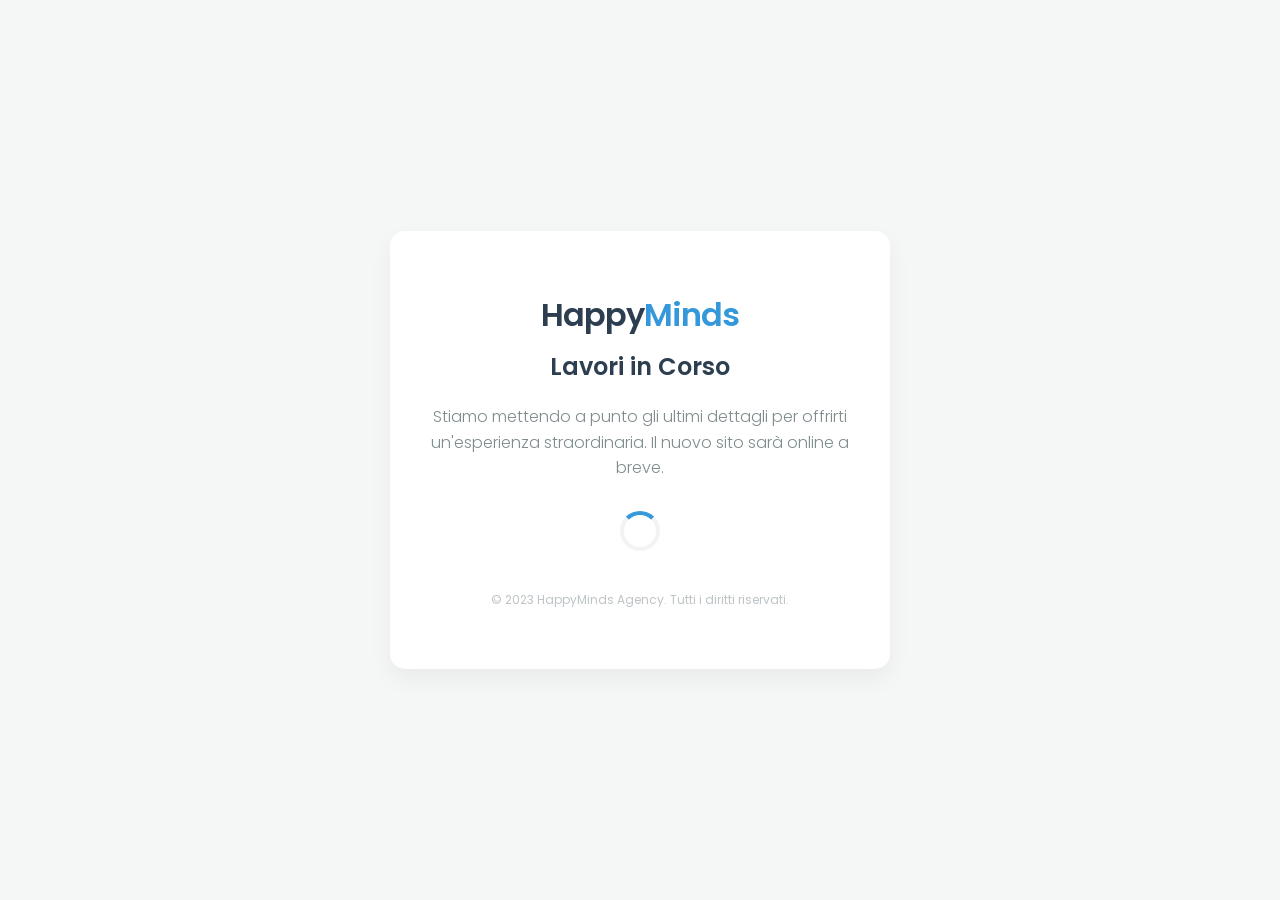
<file: index.html>
﻿<!DOCTYPE html>
<html lang="it">
<head>
    <meta charset="UTF-8">
    <meta name="viewport" content="width=device-width, initial-scale=1.0">
    <title>HappyMinds - Sito in Arrivo</title>
    
    <link rel="preconnect" href="https://fonts.googleapis.com">
    <link rel="preconnect" href="https://fonts.gstatic.com" crossorigin>
    <link href="https://fonts.googleapis.com/css2?family=Poppins:wght@300;600&display=swap" rel="stylesheet">

    <style>
        /* RESET CSS di base per evitare margini strani */
        * {
            margin: 0;
            padding: 0;
            box-sizing: border-box;
        }

        body {
            font-family: 'Poppins', sans-serif;
            background-color: #f4f7f6; /* Un grigio chiarissimo, molto pulito */
            color: #333;
            display: flex;
            justify-content: center;
            align-items: center;
            height: 100vh; /* Occupa tutta l'altezza dello schermo */
            text-align: center;
            padding: 20px;
        }

        .container {
            background-color: #fff;
            padding: 60px 40px;
            border-radius: 15px;
            box-shadow: 0 10px 25px rgba(0,0,0,0.05); /* Un'ombra leggera ed elegante */
            max-width: 500px;
            width: 100%;
        }

        .logo {
            font-size: 32px;
            font-weight: 600;
            color: #2c3e50; /* Un blu scuro professionale */
            margin-bottom: 10px;
            letter-spacing: -1px;
        }

        .logo span {
            color: #3498db; /* Un tocco di azzurro per "Minds" */
        }

        h1 {
            font-size: 24px;
            font-weight: 600;
            margin-bottom: 20px;
            color: #2c3e50;
        }

        p {
            font-size: 16px;
            font-weight: 300;
            color: #7f8c8d; /* Grigio per il testo secondario */
            line-height: 1.6;
            margin-bottom: 30px;
        }

        .loader {
            border: 4px solid #f3f3f3;
            border-top: 4px solid #3498db;
            border-radius: 50%;
            width: 40px;
            height: 40px;
            animation: spin 1s linear infinite;
            margin: 0 auto; /* Centra il loader */
        }

        @keyframes spin {
            0% { transform: rotate(0deg); }
            100% { transform: rotate(360deg); }
        }

        .footer {
            margin-top: 40px;
            font-size: 12px;
            color: #bdc3c7;
        }
    </style>
</head>
<body>

    <div class="container">
        <div class="logo">Happy<span>Minds</span></div>
        
        <h1>Lavori in Corso</h1>
        
        <p>Stiamo mettendo a punto gli ultimi dettagli per offrirti un'esperienza straordinaria. Il nuovo sito sarà online a breve.</p>
        
        <div class="loader"></div>

        <div class="footer">
            &copy; 2023 HappyMinds Agency. Tutti i diritti riservati.
        </div>
    </div>

</body>
</html>
</file>
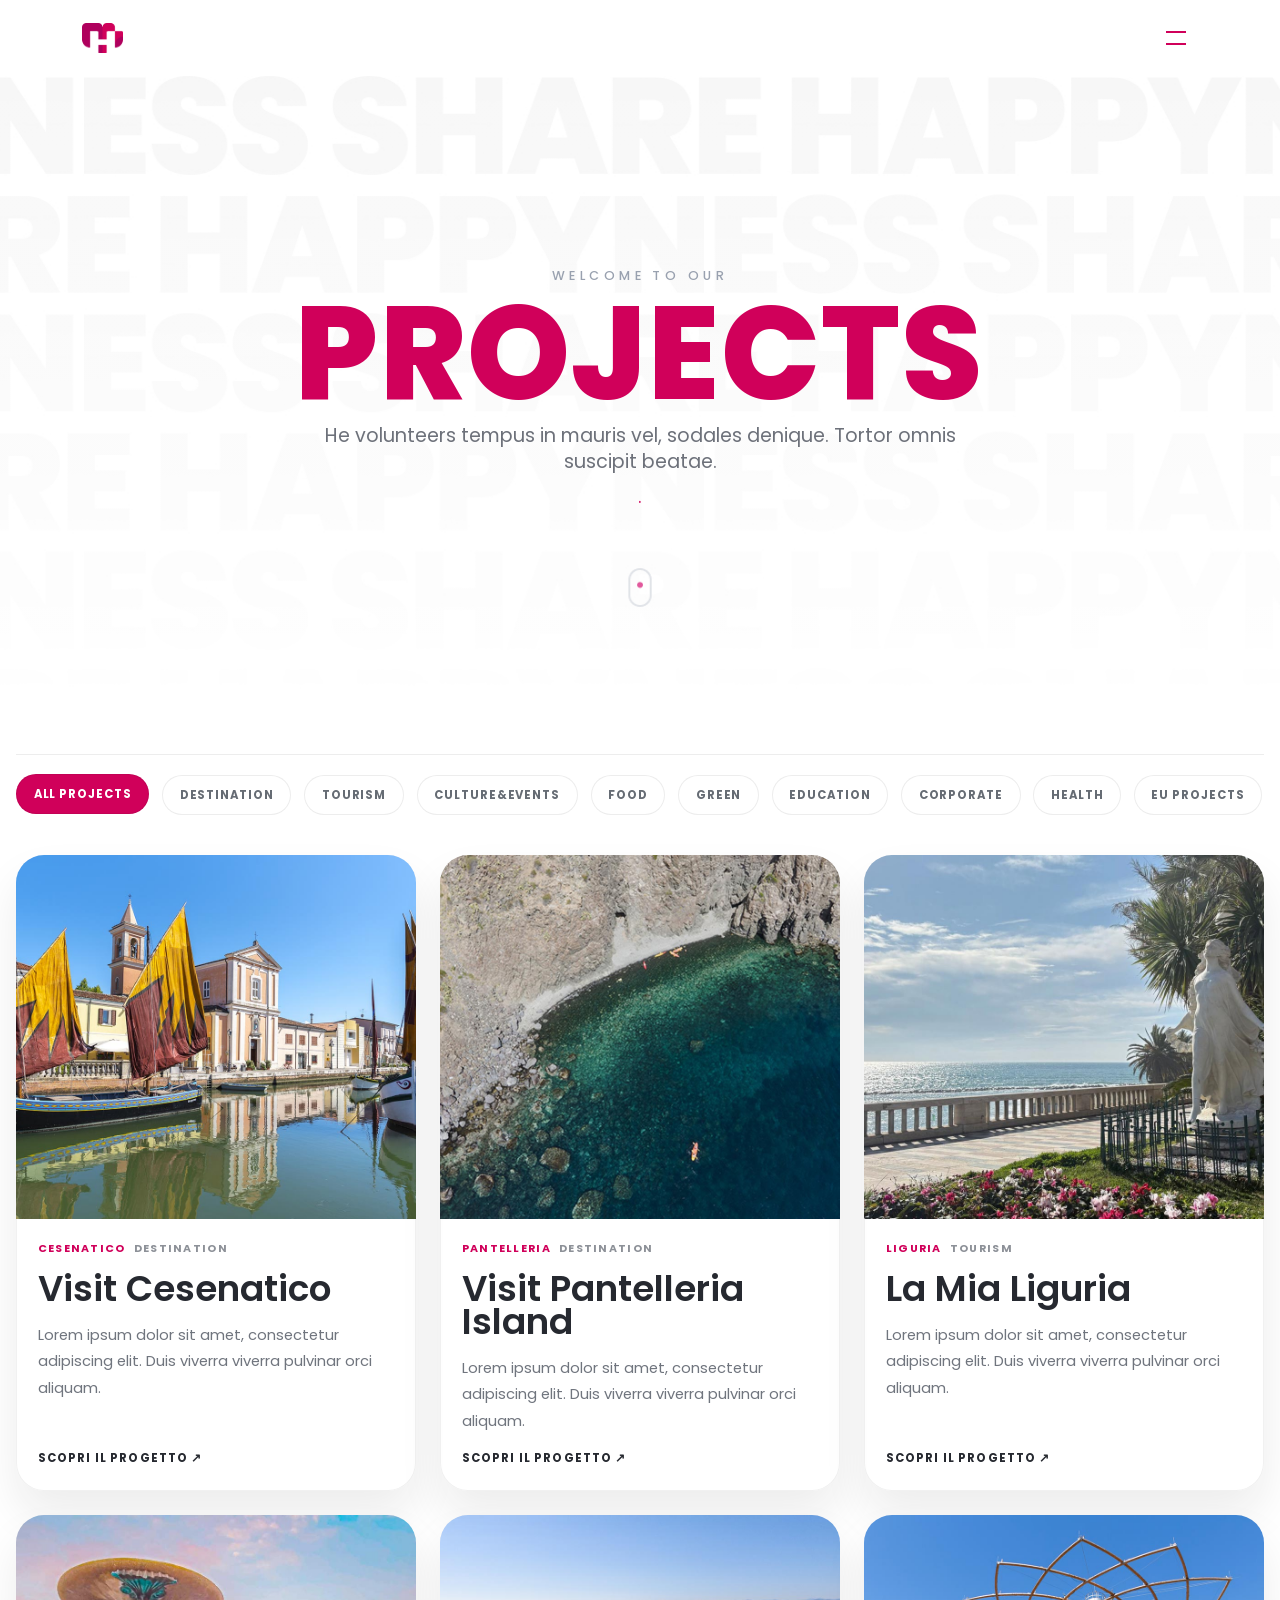
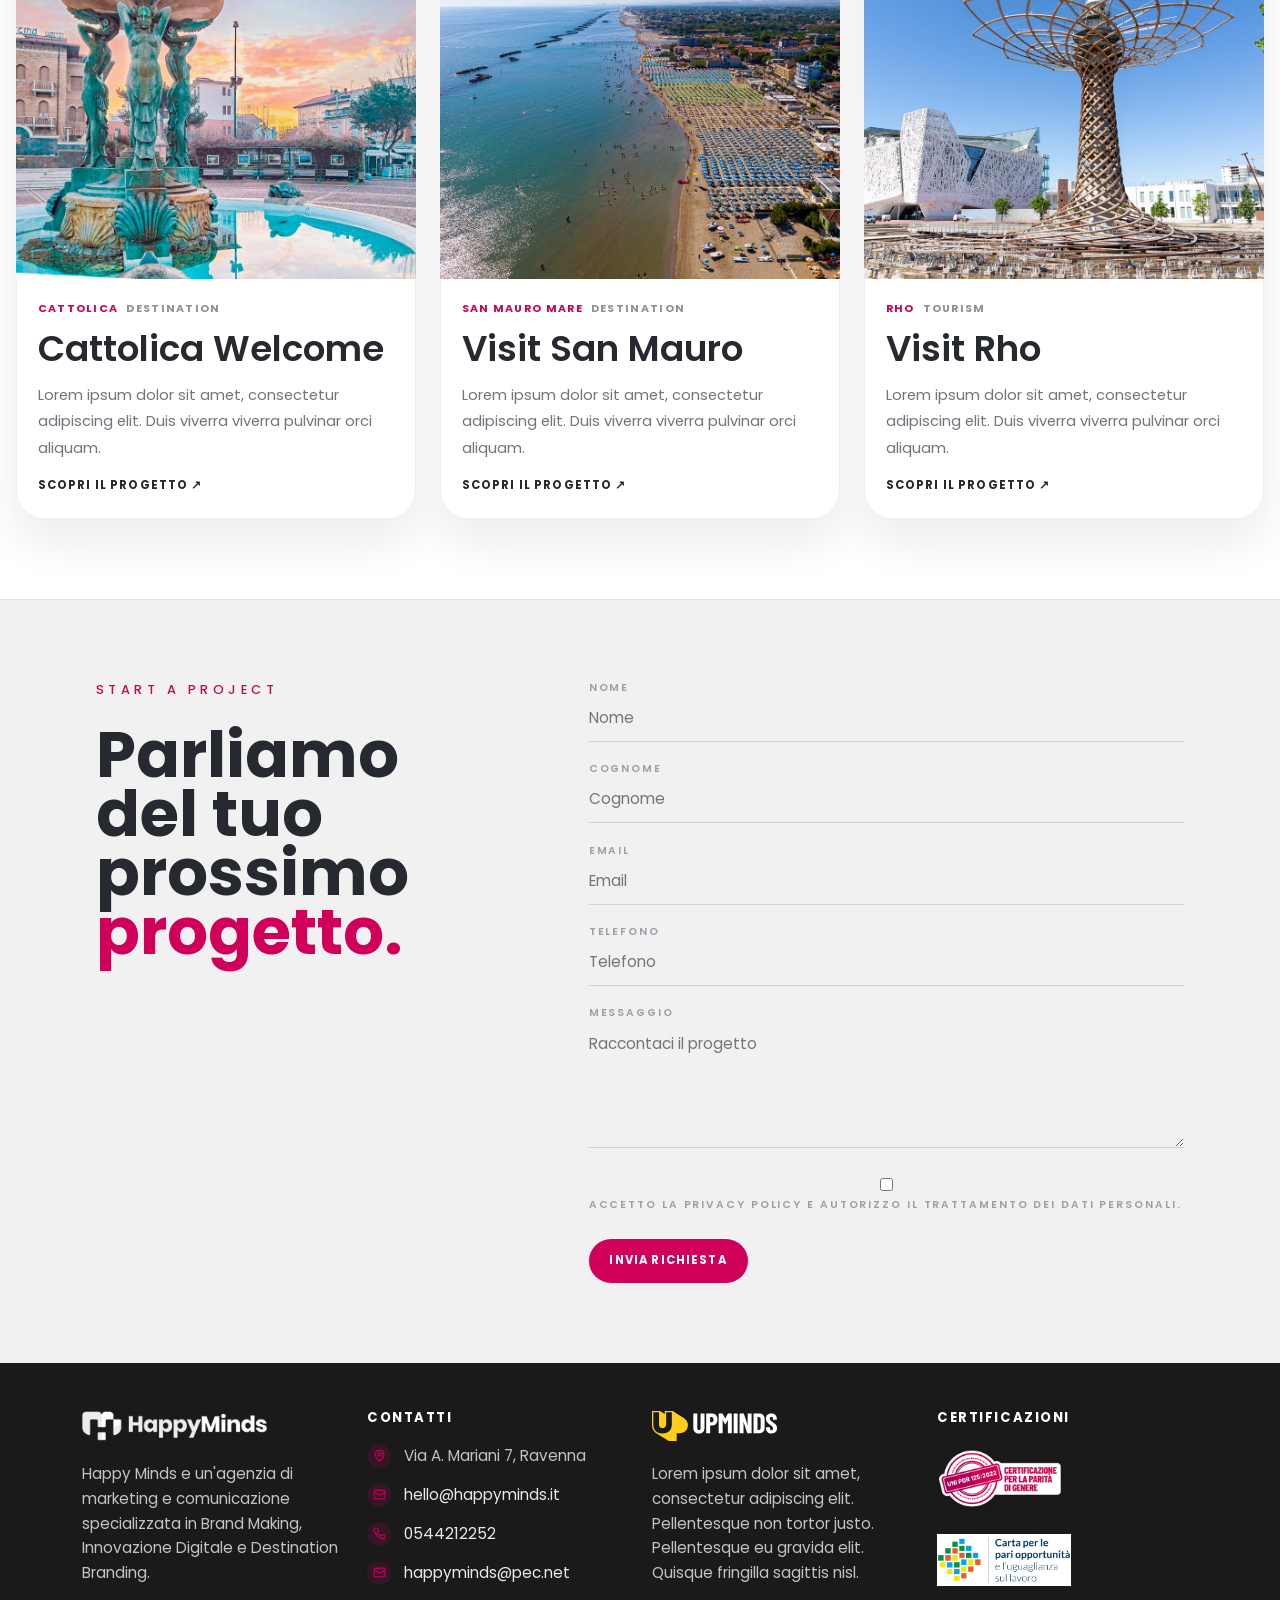
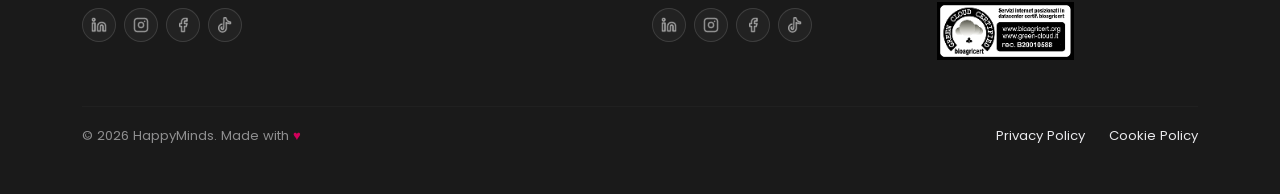
<file: projects.html>
<!doctype html>
<html lang="it">
<head>
  <meta charset="utf-8">
  <meta name="viewport" content="width=device-width, initial-scale=1">
  <meta name="robots" content="noindex, nofollow">
  <title>HappyMinds - Projects</title>
  <link href="https://cdn.jsdelivr.net/npm/bootstrap@5.3.3/dist/css/bootstrap.min.css" rel="stylesheet">
  <link rel="stylesheet" href="assets/css/variables.css">
  <link rel="stylesheet" href="assets/css/layout.css">
  <link rel="preconnect" href="https://fonts.googleapis.com">
  <link rel="preconnect" href="https://fonts.gstatic.com" crossorigin>
  <link href="https://fonts.googleapis.com/css2?family=Barlow+Condensed:wght@600;700;800&family=Cormorant+Garamond:wght@400;500;600;700&family=Poppins:wght@400;500;600;700;800&display=swap" rel="stylesheet">
  <style>
    :root {
      --magenta: #d0005a;
      --paper: #f6f3ee;
      --paper-strong: #efeae2;
      --text: #262930;
      --muted: #70757e;
      --line: rgba(26, 26, 26, 0.08);
      --serif: "Cormorant Garamond", serif;
    }

    body {
      margin: 0;
      font-family: "Poppins", sans-serif;
      color: var(--text);
      overflow-x: hidden;
    }

    .container-xl {
      max-width: 1160px;
    }

    .projects-page {
      width: 100%;
      margin: 0;
      background: transparent;
      box-shadow: none;
      overflow: clip;
    }

    .projects-shell {
      position: relative;
    }

    .projects-shell::before {
      display: none;
    }

    .projects-container {
      width: min(100% - 32px, 1600px);
      margin-inline: auto;
      position: relative;
      z-index: 1;
    }

    .hero {
      position: relative;
      min-height: 620px;
      background:
        linear-gradient(180deg, rgba(255,255,255,.2) 0%, rgba(255,255,255,.38) 100%),
        url("assets/img/background testata agency.jpg") center center / cover no-repeat;
      display: flex;
      align-items: center;
      overflow: hidden;
      isolation: isolate;
    }

    .hero-copy {
      text-align: center;
      width: 100%;
    }

    .hero-copy .kicker {
      color: #99A1AF;
      margin-bottom: .55rem;
    }

    .hero-copy h1 {
      color: var(--magenta);
      font-weight: 800;
      letter-spacing: .01em;
      text-transform: uppercase;
      margin: 0;
      line-height: .9;
      font-size: clamp(4rem, 11vw, 8.2rem);
    }

    .hero-copy .sub {
      margin: .7rem auto 0;
      color: #6d717a;
      font-size: 1.2rem;
      max-width: 50vw;
      line-height: 1.35;
    }

    .hero-mark {
      color: var(--magenta);
      font-size: 1.15rem;
      margin-top: .8rem;
      line-height: 1;
    }

    .projects-filters-section {
      padding: 58px 0 2.5rem;
    }

    .filter-bar {
      display: flex;
      flex-wrap: wrap;
      gap: 0.8rem;
      padding-top: 1.25rem;
      border-top: 1px solid var(--line);
    }

    .filter-chip {
      border: 0;
      border-radius: 999px;
      background: #fff;
      color: #666c74;
      box-shadow: inset 0 0 0 1px rgba(26, 26, 26, 0.08);
      padding: 0.72rem 1.1rem;
      font-size: 0.72rem;
      font-weight: 700;
      letter-spacing: 0.08em;
      text-transform: uppercase;
      transition: background-color 0.2s ease, color 0.2s ease, transform 0.2s ease;
    }

    .filter-chip:hover,
    .filter-chip.is-active {
      background: var(--magenta);
      color: #fff;
      transform: translateY(-1px);
    }

    .projects-grid-section {
      padding-bottom: 5rem;
    }

    .projects-grid {
      display: grid;
      grid-template-columns: repeat(3, minmax(0, 1fr));
      gap: 1.5rem;
    }

    .project-card {
      display: flex;
      flex-direction: column;
      min-height: 100%;
      border-radius: 28px;
      overflow: hidden;
      background: rgba(255, 255, 255, 0.78);
      box-shadow: inset 0 0 0 1px rgba(26, 26, 26, 0.06), 0 24px 44px rgba(25, 25, 25, 0.08);
      transition: transform 0.24s ease, box-shadow 0.24s ease;
    }

    .project-card:hover {
      transform: translateY(-6px);
      box-shadow: inset 0 0 0 1px rgba(26, 26, 26, 0.06), 0 30px 56px rgba(25, 25, 25, 0.11);
    }

    .project-media {
      aspect-ratio: 1.1;
      background: #ddd;
      overflow: hidden;
    }

    .project-media img {
      width: 100%;
      height: 100%;
      object-fit: cover;
      display: block;
    }

    .project-body {
      display: flex;
      flex: 1 1 auto;
      flex-direction: column;
      gap: 1rem;
      padding: 1.35rem 1.35rem 1.5rem;
    }

    .project-meta {
      display: flex;
      flex-wrap: wrap;
      gap: 0.5rem;
      font-size: 0.68rem;
      letter-spacing: 0.12em;
      text-transform: uppercase;
      font-weight: 700;
    }

    .project-client {
      color: var(--magenta);
    }

    .project-category {
      color: #8d9198;
    }

    .project-name {
      margin: 0;
      font-size: clamp(2rem, 2.8vw, 2.7rem);
      line-height: 0.92;
      font-weight: 600;
    }

    .project-name a {
      color: inherit;
      text-decoration: none;
    }

    .project-name a:hover {
      color: var(--magenta);
    }

    .project-text {
      margin: 0;
      color: var(--muted);
      font-size: 0.92rem;
      line-height: 1.8;
    }

    .project-link {
      margin-top: auto;
      color: var(--text);
      text-decoration: none;
      font-size: 0.72rem;
      font-weight: 700;
      letter-spacing: 0.1em;
      text-transform: uppercase;
    }

    .project-link:hover {
      color: var(--magenta);
    }

    .project-card.is-hidden {
      display: none;
    }

    .projects-contact {
      padding: 5rem;
      background: rgba(233, 233, 233, 0.62);
      border-top: 1px solid var(--line);
    }

    .contact-grid {
      display: grid;
      grid-template-columns: minmax(220px, 0.72fr) minmax(0, 1fr);
      gap: clamp(2rem, 5vw, 6rem);
      align-items: start;
    }

    .contact-copy .hero-kicker {
      margin-bottom: 1.15rem;
    }

    .contact-copy h2 {
      margin: 0;
      font-size: clamp(3rem, 5vw, 4.9rem);
      line-height: 0.92;
      font-weight: 700;
      max-width: 8ch;
      margin-top: 3vh
    }

    .contact-copy h2 span {
      color: var(--magenta);
    }

    .contact-form {
      display: grid;
      gap: 1.2rem;
    }

    .contact-form label {
      display: block;
      font-size: 0.66rem;
      text-transform: uppercase;
      letter-spacing: 0.18em;
      color: #9a9fa8;
      margin-bottom: 0.45rem;
      font-weight: 600;
    }

    .contact-form input,
    .contact-form textarea {
      width: 100%;
      border: 0;
      border-bottom: 1px solid rgba(26, 26, 26, 0.14);
      background: transparent;
      padding: 0.2rem 0 0.75rem;
      color: var(--text);
      font-size: 0.96rem;
      outline: none;
      border-radius: 0;
    }

    .contact-form textarea {
      min-height: 120px;
      resize: vertical;
    }

    .contact-consent {
      display: flex;
      align-items: flex-start;
      gap: 0.7rem;
      font-size: 0.82rem;
      color: var(--muted);
      line-height: 1.55;
    }

    .contact-consent input {
      margin-top: 0.22rem;
      accent-color: var(--magenta);
    }

    .contact-form button {
      justify-self: start;
      border: 0;
      border-radius: 999px;
      background: var(--magenta);
      color: #fff;
      padding: 0.82rem 1.3rem;
      font-size: 0.72rem;
      letter-spacing: 0.1em;
      text-transform: uppercase;
      font-weight: 700;
    }

    .projects-footer-wrap {
      border-top: 1px solid var(--line);
    }

    @media (max-width: 1199px) {
      .projects-container {
        width: min(100% - 40px, 1160px);
      }

      .projects-grid {
        grid-template-columns: repeat(2, minmax(0, 1fr));
      }
    }

    @media (max-width: 991px) {
      .contact-grid {
        grid-template-columns: 1fr;
      }

      .hero-copy .sub {
        max-width: 76vw;
      }
    }

    @media (max-width: 767px) {
      .projects-container {
        width: min(100% - 24px, 1160px);
      }

      .hero {
        min-height: 520px;
      }

      .projects-grid {
        grid-template-columns: 1fr;
      }

      .hero-copy .sub {
        max-width: 88vw;
        font-size: 1.02rem;
      }

      .filter-bar {
        gap: 0.6rem;
      }

      .filter-chip {
        padding-inline: 0.95rem;
      }
    }
  </style>
</head>
<body>
  <div class="projects-page">
    <div class="projects-shell">
      <nav class="navbar navbar-agency navbar-agency--inner py-3">
        <div class="container d-flex justify-content-between align-items-center">
    <a class="navbar-brand" href="home-felice.html" aria-label="HappyMinds home">
            <img class="navbar-logo" src="assets/img/logo menu dark.png" alt="HappyMinds logo">
          </a>
          <button class="menu-toggle" type="button" aria-label="Open menu" data-overlay-open>
            <span class="menu-lines" aria-hidden="true"></span>
          </button>
        </div>
      </nav>

      <div class="agency-overlay" id="agencyOverlay" aria-hidden="true">
        <img class="overlay-watermark" src="assets/img/logo menu light.png" alt="" aria-hidden="true">
        <button class="overlay-close" type="button" aria-label="Close menu" data-overlay-close>&times;</button>
        <div class="container overlay-content d-flex flex-column">
          <div class="row g-4 flex-grow-1 align-items-center">
            <div class="col-md-6 d-flex flex-column justify-content-center">
              <ul class="overlay-nav">
                <li><a href="agency.html" data-overlay-link>Agency</a></li>
                <li><a href="#services" data-overlay-link>Services</a></li>
                <li><a href="projects.html" data-overlay-link>Projects</a></li>
                <li><a href="#flamingo-talks" data-overlay-link>Flamingo Talks</a></li>
                <li><a href="#contact" data-overlay-link>Contact Us</a></li>
              </ul>
            </div>
            <div class="col-md-6 d-flex flex-column justify-content-center gap-3">
              <div class="overlay-box">Manifesto</div>
              <div class="overlay-box">Happy<br>Destination</div>
              <div class="overlay-box">Lorem Ipsum</div>
            </div>
          </div>
          <div class="overlay-footer-note">Spreading Happiness</div>
        </div>
      </div>

      <header class="hero">
        <div class="container-xl">
          <div class="hero-copy">
            <p class="kicker">Welcome to our</p>
            <h1>Projects</h1>
            <p class="sub">
              He volunteers tempus in mauris vel, sodales denique. Tortor omnis suscipit beatae.
            </p>
            <div class="hero-mark">.</div>
          </div>
        </div>
      </header>

      <section class="projects-filters-section">
        <div class="projects-container">
          <div class="filter-bar" role="tablist" aria-label="Filtri progetto">
            <button class="filter-chip is-active" type="button" data-filter="all">All Projects</button>
            <button class="filter-chip" type="button" data-filter="destination">Destination</button>
            <button class="filter-chip" type="button" data-filter="tourism">Tourism</button>
            <button class="filter-chip" type="button" data-filter="culture-events">Culture&amp;Events</button>
            <button class="filter-chip" type="button" data-filter="food">Food</button>
            <button class="filter-chip" type="button" data-filter="green">Green</button>
            <button class="filter-chip" type="button" data-filter="education">Education</button>
            <button class="filter-chip" type="button" data-filter="corporate">Corporate</button>
            <button class="filter-chip" type="button" data-filter="health">Health</button>
            <button class="filter-chip" type="button" data-filter="eu-projects">EU Projects</button>
          </div>
        </div>
      </section>

      <section class="projects-grid-section">
        <div class="projects-container">
          <div class="projects-grid" id="projectsGrid">
            <article class="project-card" data-category="destination">
              <div class="project-media">
                <img src="assets/img/cesenatico home.jpg" alt="Visit Cesenatico">
              </div>
              <div class="project-body">
                <div class="project-meta">
                  <span class="project-client">Cesenatico</span>
                  <span class="project-category">Destination</span>
                </div>
                <h2 class="project-name"><a href="project-detail.html">Visit Cesenatico</a></h2>
                <p class="project-text">Lorem ipsum dolor sit amet, consectetur adipiscing elit. Duis viverra viverra pulvinar orci aliquam.</p>
                <a class="project-link" href="project-detail.html">Scopri il progetto &#8599;</a>
              </div>
            </article>

            <article class="project-card" data-category="destination">
              <div class="project-media">
                <img src="assets/img/pantelleria home.jpg" alt="Visit Pantelleria Island">
              </div>
              <div class="project-body">
                <div class="project-meta">
                  <span class="project-client">Pantelleria</span>
                  <span class="project-category">Destination</span>
                </div>
                <h2 class="project-name"><a href="project-detail.html">Visit Pantelleria Island</a></h2>
                <p class="project-text">Lorem ipsum dolor sit amet, consectetur adipiscing elit. Duis viverra viverra pulvinar orci aliquam.</p>
                <a class="project-link" href="project-detail.html">Scopri il progetto &#8599;</a>
              </div>
            </article>

            <article class="project-card" data-category="tourism">
              <div class="project-media">
                <img src="assets/img/liguria home.jpg" alt="La Mia Liguria">
              </div>
              <div class="project-body">
                <div class="project-meta">
                  <span class="project-client">Liguria</span>
                  <span class="project-category">Tourism</span>
                </div>
                <h2 class="project-name"><a href="project-detail.html">La Mia Liguria</a></h2>
                <p class="project-text">Lorem ipsum dolor sit amet, consectetur adipiscing elit. Duis viverra viverra pulvinar orci aliquam.</p>
                <a class="project-link" href="project-detail.html">Scopri il progetto &#8599;</a>
              </div>
            </article>

            <article class="project-card" data-category="destination">
              <div class="project-media">
                <img src="assets/img/cattolica home.jpg" alt="Cattolica Welcome">
              </div>
              <div class="project-body">
                <div class="project-meta">
                  <span class="project-client">Cattolica</span>
                  <span class="project-category">Destination</span>
                </div>
                <h2 class="project-name"><a href="project-detail.html">Cattolica Welcome</a></h2>
                <p class="project-text">Lorem ipsum dolor sit amet, consectetur adipiscing elit. Duis viverra viverra pulvinar orci aliquam.</p>
                <a class="project-link" href="project-detail.html">Scopri il progetto &#8599;</a>
              </div>
            </article>

            <article class="project-card" data-category="destination">
              <div class="project-media">
                <img src="assets/img/san mauro home.jpg" alt="Visit San Mauro">
              </div>
              <div class="project-body">
                <div class="project-meta">
                  <span class="project-client">San Mauro Mare</span>
                  <span class="project-category">Destination</span>
                </div>
                <h2 class="project-name"><a href="project-detail.html">Visit San Mauro</a></h2>
                <p class="project-text">Lorem ipsum dolor sit amet, consectetur adipiscing elit. Duis viverra viverra pulvinar orci aliquam.</p>
                <a class="project-link" href="project-detail.html">Scopri il progetto &#8599;</a>
              </div>
            </article>

            <article class="project-card" data-category="tourism">
              <div class="project-media">
                <img src="assets/img/rho home.jpg" alt="Visit Rho">
              </div>
              <div class="project-body">
                <div class="project-meta">
                  <span class="project-client">Rho</span>
                  <span class="project-category">Tourism</span>
                </div>
                <h2 class="project-name"><a href="project-detail.html">Visit Rho</a></h2>
                <p class="project-text">Lorem ipsum dolor sit amet, consectetur adipiscing elit. Duis viverra viverra pulvinar orci aliquam.</p>
                <a class="project-link" href="project-detail.html">Scopri il progetto &#8599;</a>
              </div>
            </article>
          </div>
        </div>
      </section>

      <section class="projects-contact" id="contact">
        <div class="projects-container">
          <div class="contact-grid">
            <div class="contact-copy">
              <div class="kicker">Start a Project</div>
              <h2>Parliamo del tuo prossimo <span>progetto.</span></h2>
            </div>

            <form class="contact-form">
              <div>
                <label for="name">Nome</label>
                <input id="name" type="text" placeholder="Nome">
              </div>
              <div>
                <label for="surname">Cognome</label>
                <input id="surname" type="text" placeholder="Cognome">
              </div>
              <div>
                <label for="email">Email</label>
                <input id="email" type="email" placeholder="Email">
              </div>
              <div>
                <label for="phone">Telefono</label>
                <input id="phone" type="tel" placeholder="Telefono">
              </div>
              <div>
                <label for="message">Messaggio</label>
                <textarea id="message" placeholder="Raccontaci il progetto"></textarea>
              </div>
              <label class="contact-consent" for="policy">
                <input id="policy" type="checkbox">
                <span>Accetto la privacy policy e autorizzo il trattamento dei dati personali.</span>
              </label>
              <button type="submit">Invia richiesta</button>
            </form>
          </div>
        </div>
      </section>

      <!-- Global Footer Component -->
<!-- Bootstrap 5.3 required -->
<footer class="footer-agency py-5" id="contact">
  <div class="container">
    <div class="row g-4">
      <div class="col-md-6 col-lg-3">
        <img class="footer-logo" src="assets/img/happy-minds-logo-orizzontale-bianco footer.png" alt="HappyMinds">
        <p class="footer-copy">Happy Minds e un'agenzia di marketing e comunicazione specializzata in Brand Making, Innovazione Digitale e Destination Branding.</p>
        <div class="d-flex gap-2">
          <a class="social-icon" href="#" aria-label="LinkedIn"><img src="assets/img/linkedin.png" alt=""></a>
          <a class="social-icon" href="#" aria-label="Instagram"><img src="assets/img/instagram.png" alt=""></a>
          <a class="social-icon" href="#" aria-label="Facebook"><img src="assets/img/facebook.png" alt=""></a>
          <a class="social-icon" href="#" aria-label="TikTok"><img src="assets/img/tiktok.png" alt=""></a>
        </div>
      </div>

      <div class="col-md-6 col-lg-3">
        <h6 class="footer-title">Contatti</h6>
        <ul class="footer-contact-list">
          <li><span class="footer-contact-link"><span class="footer-contact-icon"><img src="assets/img/indirizzo.png" alt=""></span><span>Via A. Mariani 7, Ravenna</span></span></li>
          <li><a class="footer-contact-link" href="mailto:hello@happyminds.it"><span class="footer-contact-icon"><img src="assets/img/mail.png" alt=""></span><span>hello@happyminds.it</span></a></li>
          <li><a class="footer-contact-link" href="tel:+390544212252"><span class="footer-contact-icon"><img src="assets/img/telefono.png" alt=""></span><span>0544212252</span></a></li>
          <li><a class="footer-contact-link" href="mailto:happyminds@pec.net"><span class="footer-contact-icon"><img src="assets/img/mail.png" alt=""></span><span>happyminds@pec.net</span></a></li>
        </ul>
      </div>

      <div class="col-md-6 col-lg-3">
        <img class="footer-logo" src="assets/img/logo upminds.svg" alt="HappyMinds">
        <p class="footer-copy">Lorem ipsum dolor sit amet, consectetur adipiscing elit. Pellentesque non tortor justo. Pellentesque eu gravida elit. Quisque fringilla sagittis nisl. </p>
        <div class="d-flex gap-2">
          <a class="social-icon" href="#" aria-label="LinkedIn"><img src="assets/img/linkedin.png" alt=""></a>
          <a class="social-icon" href="#" aria-label="Instagram"><img src="assets/img/instagram.png" alt=""></a>
          <a class="social-icon" href="#" aria-label="Facebook"><img src="assets/img/facebook.png" alt=""></a>
          <a class="social-icon" href="#" aria-label="TikTok"><img src="assets/img/tiktok.png" alt=""></a>
        </div>
      </div>

      <div class="col-md-6 col-lg-3">
        <h6 class="footer-title">Certificazioni</h6>
        <div class="footer-badges">
          <img class="footer-badge-logo footer-badge-logo--parity" src="assets/img/certificazione parità genere.png" alt="Certificazione parita di genere">
          <img class="footer-badge-logo footer-badge-logo--opportunity" src="assets/img/Pari_Opportunita.jpg" alt="Logo pari opportunita">
          <img class="footer-badge-logo footer-badge-logo--green" src="assets/img/green cloud.png" alt="Logo certificazione Green Cloud">
        </div>
      </div>
    </div>

    <hr class="footer-divider">
    <div class="footer-bottom d-flex flex-column flex-md-row justify-content-between gap-2">
      <span>© 2026 HappyMinds. Made with <span class="made-with">♥</span></span>
      <div class="footer-bottom-links">
        <a href="#">Privacy Policy</a>
        <a href="#">Cookie Policy</a>
      </div>
    </div>
  </div>
</footer>

  <script>
    (function () {
      var overlay = document.getElementById('agencyOverlay');
      var openBtn = document.querySelector('[data-overlay-open]');
      var closeBtn = document.querySelector('[data-overlay-close]');
      var links = document.querySelectorAll('[data-overlay-link]');

      if (!overlay || !openBtn || !closeBtn) return;

      var openOverlay = function () {
        overlay.classList.add('active');
        overlay.setAttribute('aria-hidden', 'false');
        document.body.classList.add('overlay-open');
      };

      var closeOverlay = function () {
        overlay.classList.remove('active');
        overlay.setAttribute('aria-hidden', 'true');
        document.body.classList.remove('overlay-open');
      };

      openBtn.addEventListener('click', openOverlay);
      closeBtn.addEventListener('click', closeOverlay);

      links.forEach(function (link) {
        link.addEventListener('click', closeOverlay);
      });

      document.addEventListener('keydown', function (event) {
        if (event.key === 'Escape') {
          closeOverlay();
        }
      });
    })();
  </script>

  <script>
    (function () {
      const filterButtons = document.querySelectorAll("[data-filter]");
      const cards = document.querySelectorAll(".project-card");

      if (!filterButtons.length || !cards.length) return;

      filterButtons.forEach(function (button) {
        button.addEventListener("click", function () {
          const filter = button.getAttribute("data-filter");

          filterButtons.forEach(function (item) {
            item.classList.toggle("is-active", item === button);
          });

          cards.forEach(function (card) {
            const category = card.getAttribute("data-category");
            const visible = filter === "all" || category === filter;
            card.classList.toggle("is-hidden", !visible);
          });
        });
      });
    })();
  </script>

  <script src="https://cdn.jsdelivr.net/npm/bootstrap@5.3.3/dist/js/bootstrap.bundle.min.js"></script>
</body>
</html>
</file>
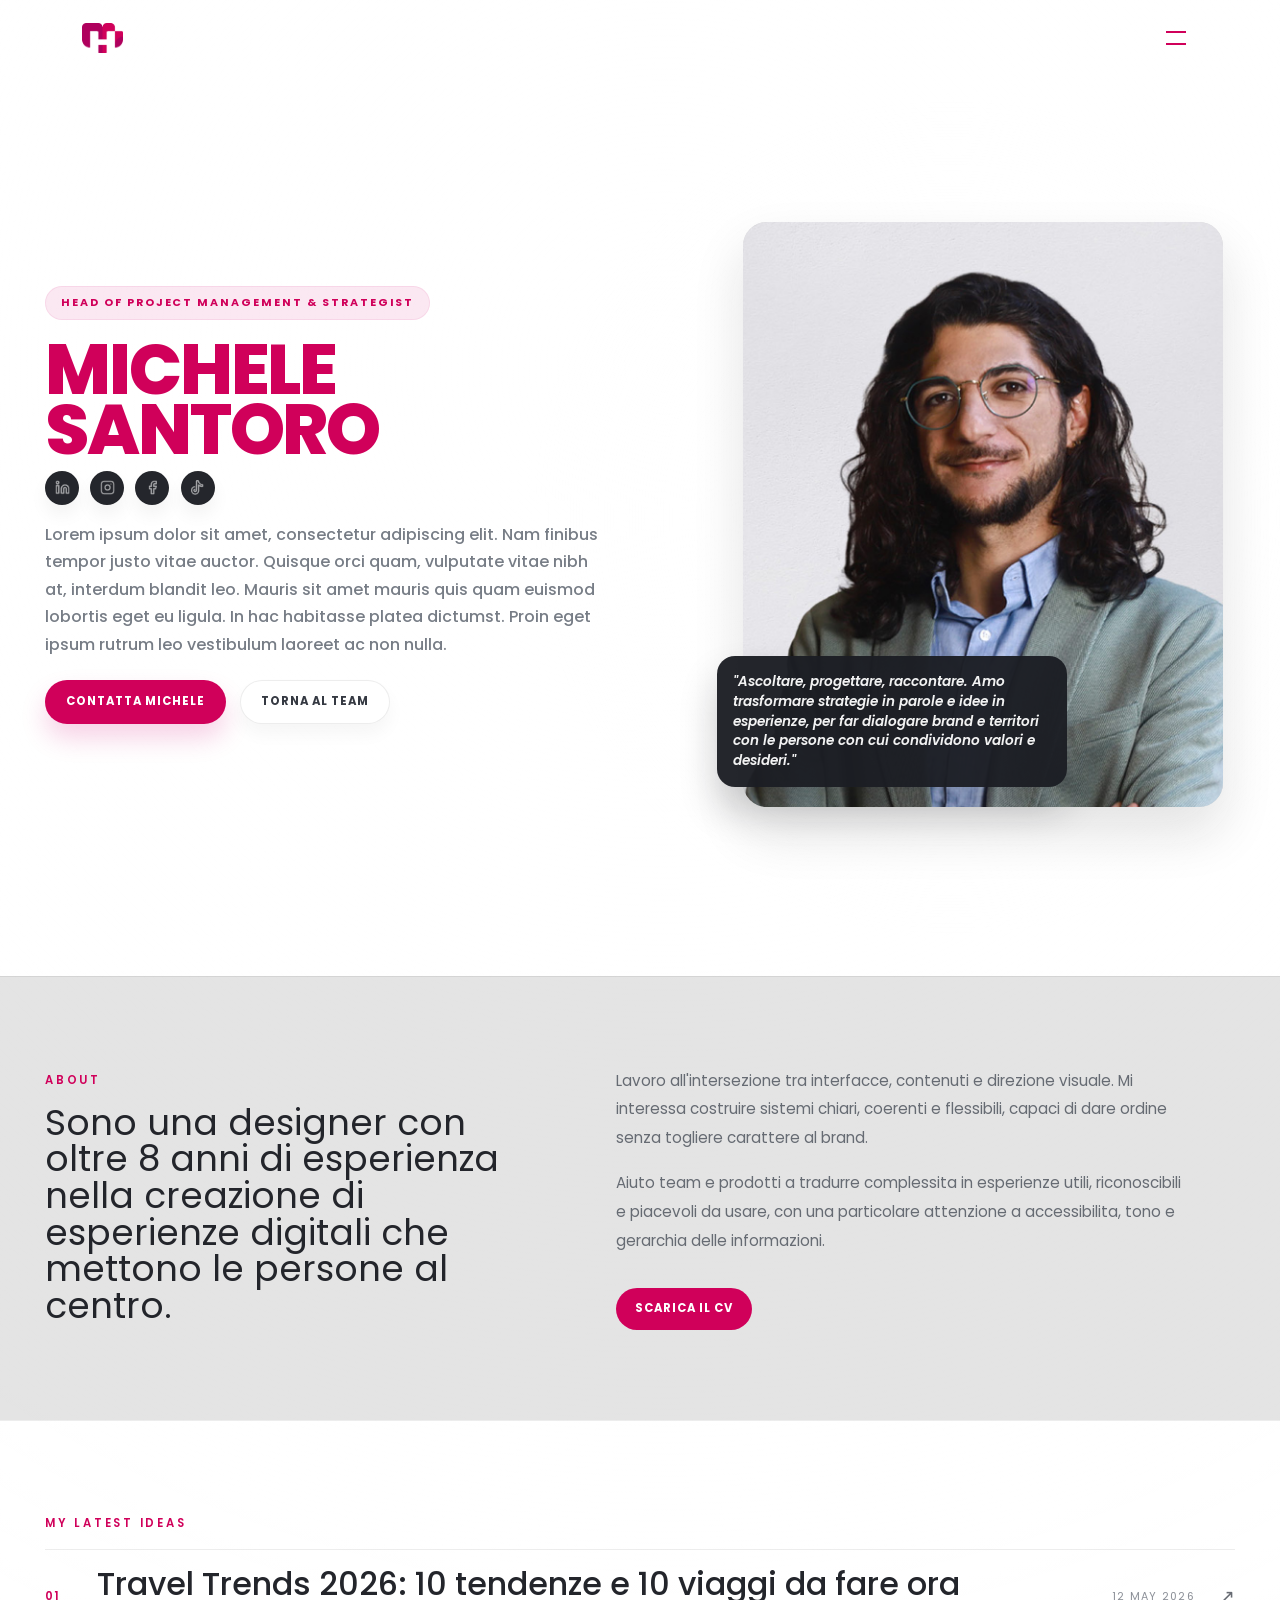
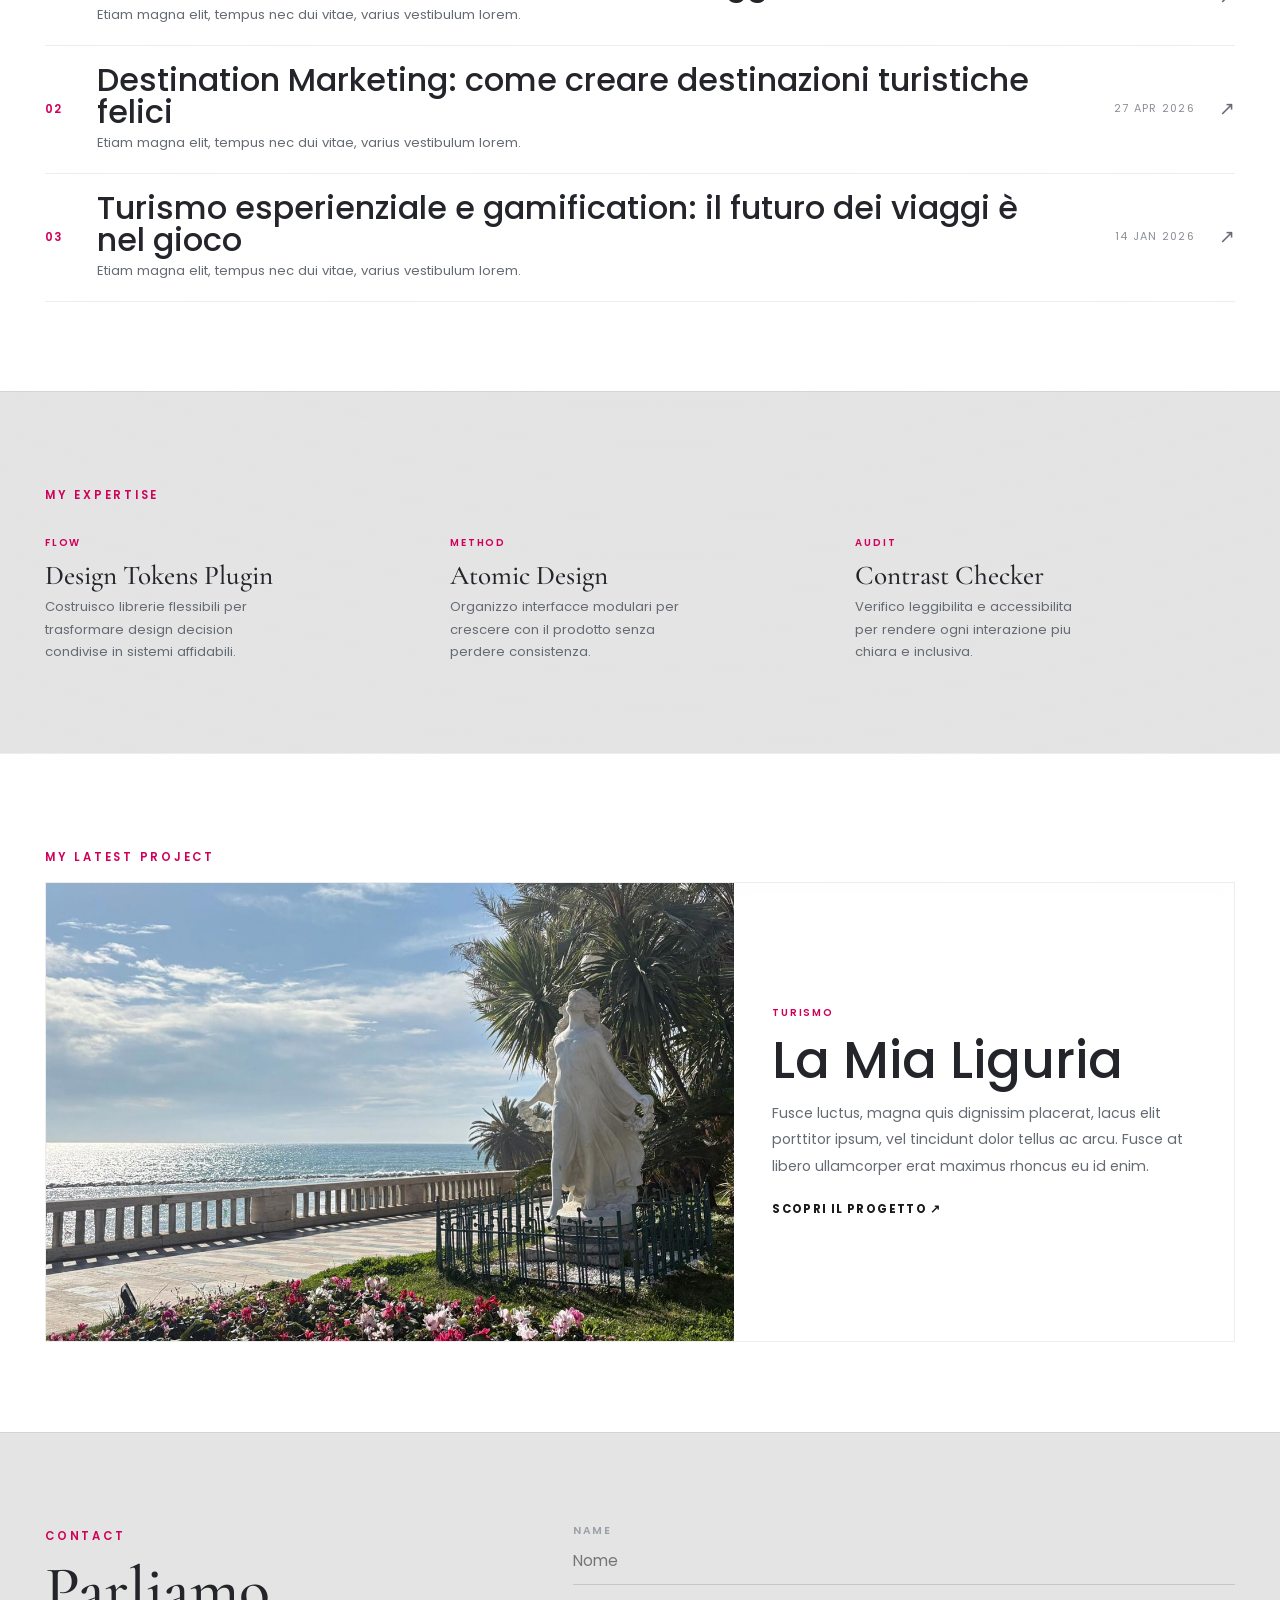
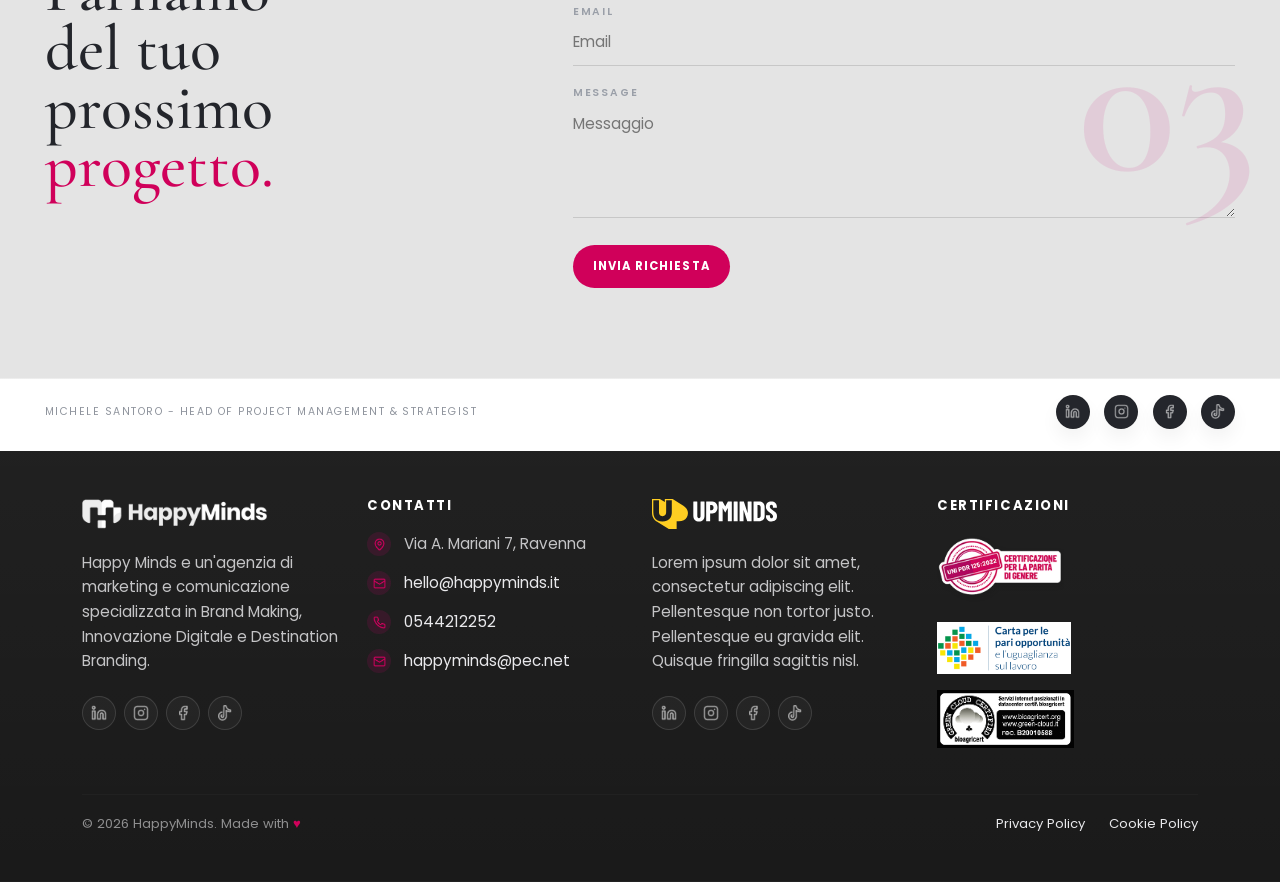
<file: team-member.html>
<!DOCTYPE html>
<html lang="it">
<head>
  <meta charset="utf-8" />
  <meta name="viewport" content="width=device-width, initial-scale=1" />
  <meta name="robots" content="noindex, nofollow">
  <title>HappyMinds - Team Member</title>
  <link href="https://cdn.jsdelivr.net/npm/bootstrap@5.3.3/dist/css/bootstrap.min.css" rel="stylesheet">
  <link rel="stylesheet" href="assets/css/variables.css">
  <link rel="stylesheet" href="assets/css/layout.css">
  <link rel="preconnect" href="https://fonts.googleapis.com">
  <link rel="preconnect" href="https://fonts.gstatic.com" crossorigin>
  <link href="https://fonts.googleapis.com/css2?family=Barlow+Condensed:wght@600;700;800&family=Cormorant+Garamond:wght@400;500;600;700&family=Poppins:wght@400;500;600;700;800&display=swap" rel="stylesheet">
  <style>
    :root {
      --magenta: #d0005a;
      --dark: #1a1a1a;
      --paper: #f7f5f1;
      --line: rgba(26, 26, 26, 0.08);
      --text: #23252b;
      --muted: #666b73;
      --serif: "Cormorant Garamond", serif;
    }

    body {
      margin: 0;
      font-family: "Poppins", sans-serif;
      color: var(--text);
      overflow-x: hidden;
    }

    .member-page {
      position: relative;
      box-shadow: 0 0 0 1px rgba(255,255,255,0.03);
    }

    .member-shell {
      position: relative;
      overflow: hidden;
    }

    .member-shell::before {
      content: "";
      position: absolute;
      inset: 0;
      background:
        radial-gradient(circle at 52% 9%, rgba(255,255,255,0.95), rgba(255,255,255,0.1) 32%, transparent 58%),
        linear-gradient(180deg, rgba(255,255,255,0.28), rgba(255,255,255,0));
      pointer-events: none;
      z-index: 0;
    }

    .member-container {
      width: min(100% - 90px, 1320px);
      margin-inline: auto;
      position: relative;
      z-index: 1;
    }

    .section-number {
      position: absolute;
      right: clamp(10px, 2vw, 24px);
      top: 50%;
      transform: translateY(-50%);
      font-family: var(--serif);
      font-size: clamp(6rem, 16vw, 13rem);
      line-height: 0.8;
      color: rgba(209, 0, 116, 0.1);
      pointer-events: none;
      user-select: none;
      font-weight: 600;
    }

    .eyebrow {
      display: inline-flex;
      align-items: center;
      gap: 0.55rem;
      color: var(--magenta);
      font-size: 0.72rem;
      text-transform: uppercase;
      letter-spacing: 0.24em;
      font-weight: 600;
      margin-bottom: 1rem;
    }

    .member-hero {
      padding: clamp(60px, 10vw, 80px) 0 clamp(72px, 8vw, 108px);
      min-height: min(100vh, 920px);
      display: flex;
      align-items: center;
      position: relative;
    }

    .member-hero::after {
      content: "";
      position: absolute;
      inset: 32px auto auto 50%;
      width: min(64vw, 980px);
      height: min(64vw, 980px);
      transform: translateX(-12%);
      background:
        radial-gradient(circle, rgba(255,255,255,0.88) 0%, rgba(255,255,255,0.22) 42%, transparent 72%);
      filter: blur(12px);
      opacity: 0.95;
      pointer-events: none;
      z-index: 0;
    }

    .hero-grid {
      display: grid;
      grid-template-columns: minmax(0, 0.98fr) minmax(320px, 520px);
      gap: clamp(36px, 7vw, 120px);
      align-items: center;
    }

    .member-intro {
      max-width: 650px;
    }

    .member-role {
      display: inline-flex;
      align-items: center;
      min-height: 34px;
      padding: 0.45rem 1rem;
      border-radius: 999px;
      background: rgba(209, 0, 116, 0.09);
      color: var(--magenta);
      font-size: 0.68rem;
      text-transform: uppercase;
      letter-spacing: 0.18em;
      margin-bottom: 1.25rem;
      font-weight: 700;
      box-shadow: inset 0 0 0 1px rgba(209, 0, 116, 0.08);
    }

    .member-title {
      font-size: clamp(3.4rem, 8vw, 4.4rem);
      line-height: 0.84;
      letter-spacing: -0.03em;
      font-weight: 800;
      margin: 0;
      max-width: 5.35ch;
      text-transform: uppercase;
      color: var(--magenta);
    }

    .member-title span {
      color: var(--magenta);
    }

    .member-summary {
      margin: 1rem 0 1.25rem;
      color: #777d86;
      font-size: 1rem;
      line-height: 1.72;
      font-weight: 500;
    }

    .member-hero-actions {
      display: flex;
      flex-wrap: wrap;
      gap: 0.85rem;
      margin: 1.35rem 0 1.2rem;
    }

    .member-hero-btn {
      display: inline-flex;
      align-items: center;
      justify-content: center;
      min-height: 44px;
      padding: 0.78rem 1.3rem;
      border-radius: 999px;
      text-decoration: none;
      text-transform: uppercase;
      letter-spacing: 0.09em;
      font-size: 0.72rem;
      font-weight: 700;
      transition: transform 0.2s ease, box-shadow 0.2s ease, background-color 0.2s ease;
    }

    .member-hero-btn:hover {
      transform: translateY(-1px);
    }

    .member-hero-btn--primary {
      background: var(--magenta);
      color: #fff;
      box-shadow: 0 14px 26px rgba(209, 0, 116, 0.18);
    }

    .member-hero-btn--secondary {
      background: #fff;
      color: #353942;
      box-shadow: inset 0 0 0 1px rgba(26, 26, 26, 0.08), 0 10px 18px rgba(25, 25, 25, 0.04);
    }

    .hero-socials {
      display: flex;
      align-items: center;
      gap: 0.7rem;
      margin-top: 0.75rem;
    }

    .hero-socials .social-icon,
    .mini-socials .social-icon {
      width: 34px;
      height: 34px;
      border-radius: 50%;
      display: inline-flex;
      align-items: center;
      justify-content: center;
      background: #1c1e24f5;
      border: 1px solid rgba(26, 26, 26, 0.08);
      box-shadow: 0 10px 18px rgba(25, 25, 25, 0.05);
      transition: transform 0.2s ease, box-shadow 0.2s ease, border-color 0.2s ease;
    }

    .hero-socials .social-icon img,
    .mini-socials .social-icon img {
      width: 15px;
      height: 15px;
      object-fit: contain;
      display: block;
    }

    .hero-socials .social-icon:hover,
    .mini-socials .social-icon:hover {
      border-color: rgba(209, 0, 116, 0.18);
      box-shadow: 0 14px 24px rgba(209, 0, 116, 0.09);
      transform: translateY(-1px);
    }

    .portrait-box {
      width: min(100%, 480px);
      margin-left: auto;
      position: relative;
      z-index: 1;
      justify-self: end;
    }

    .portrait-frame {
      overflow: hidden;
      background: #d9d9d9;
      border-radius: 24px;
      box-shadow: 0 26px 52px rgba(25, 25, 25, 0.12);
    }

    .portrait-frame img {
      width: 100%;
      aspect-ratio: 0.82;
      object-fit: cover;
      object-position: center 20%;
      display: block;
    }

    .portrait-focus {
      position: absolute;
      left: -26px;
      bottom: 20px;
      width: min(80%, 350px);
      padding: 1rem 1rem 1.05rem;
      border-radius: 18px;
      background: rgba(28, 30, 36, 0.96);
      color: #fff;
      box-shadow: 0 22px 38px rgba(18, 19, 23, 0.2);
    }

    .portrait-focus p {
      margin: 0;
      font-size: 0.85rem;
      line-height: 1.45;
      font-weight: 600;
      font-style: italic;
      color: rgba(255,255,255,0.94);
    }

    .editorial-section {
      position: relative;
      padding: clamp(56px, 7vw, 92px) 0;
      border-top: 1px solid var(--line);
      background: rgba(217, 217, 217, 0.7);
    }

    .editorial-section.section-light {
      background: transparent;
    }

    .section-grid {
      display: grid;
      grid-template-columns: minmax(180px, 0.9fr) minmax(0, 1.1fr);
      gap: clamp(34px, 5vw, 90px);
      align-items: start;
    }

    .section-aside p {
      font-size: clamp(1.7rem, 2.8vw, 2.6rem);
      line-height: 1.02;
      margin: 0;
    }

    .section-content p {
      margin: 0 0 1rem;
      font-size: 0.95rem;
      line-height: 1.9;
      max-width: 64ch;
      color: var(--muted);
    }

    .section-content .btn {
      margin-top: 1rem;
      border-radius: 999px;
      background: var(--magenta);
      color: #fff;
      border: 0;
      padding: 0.78rem 1.18rem;
      font-size: 0.72rem;
      letter-spacing: 0.09em;
      text-transform: uppercase;
      font-weight: 700;
    }

    .ideas-list {
      display: grid;
      border-top: 1px solid var(--line);
    }

    .idea-item {
      display: grid;
      grid-template-columns: 36px minmax(0, 1fr) 120px 24px;
      gap: 1rem;
      align-items: center;
      padding: 1.15rem 0;
      border-bottom: 1px solid var(--line);
      text-decoration: none;
      color: inherit;
    }

    .idea-item:hover .idea-arrow {
      color: var(--magenta);
      transform: translate(2px, -2px);
    }

    .idea-index {
      color: var(--magenta);
      font-size: 0.72rem;
      letter-spacing: 0.12em;
      text-transform: uppercase;
      font-weight: 600;
    }

    .idea-copy strong {
      display: block;
      font-size: clamp(1.7rem, 2.5vw, 2.3rem);
      font-weight: 500;
      line-height: 1;
      margin-bottom: 0.25rem;
    }

    .idea-copy span {
      display: block;
      font-size: 0.82rem;
      color: var(--muted);
      line-height: 1.7;
    }

    .idea-date {
      font-size: 0.68rem;
      letter-spacing: 0.12em;
      text-transform: uppercase;
      color: #8b8f97;
      text-align: right;
      white-space: nowrap;
    }

    .idea-arrow {
      font-size: 1.2rem;
      color: #676b73;
      transition: transform 0.2s ease, color 0.2s ease;
      text-align: right;
    }

    .expertise-grid {
      display: grid;
      grid-template-columns: repeat(3, minmax(0, 1fr));
      gap: 1.35rem 1.6rem;
    }

    .expertise-card {
      min-height: 140px;
      padding-top: 0.55rem;
    }

    .expertise-card .tag {
      display: inline-block;
      color: var(--magenta);
      font-size: 0.62rem;
      letter-spacing: 0.18em;
      text-transform: uppercase;
      margin-bottom: 0.7rem;
      font-weight: 600;
    }

    .expertise-card h3 {
      font-family: var(--serif);
      font-size: 1.7rem;
      line-height: 1;
      margin: 0 0 0.45rem;
      font-weight: 500;
    }

    .expertise-card p {
      margin: 0;
      color: var(--muted);
      font-size: 0.82rem;
      line-height: 1.7;
      max-width: 30ch;
    }

    .project-spotlight {
      display: grid;
      grid-template-columns: minmax(0, 1.1fr) minmax(320px, 0.8fr);
      align-items: stretch;
      border: 1px solid var(--line);
      background: rgba(255,255,255,0.52);
    }

    .project-spotlight img {
      width: 100%;
      height: 100%;
      min-height: 320px;
      object-fit: cover;
      display: block;
    }

    .project-copy {
      padding: clamp(1.5rem, 3vw, 2.4rem);
      display: flex;
      flex-direction: column;
      justify-content: center;
      background: rgba(255,255,255,0.48);
      backdrop-filter: blur(8px);
    }

    .project-copy .tag {
      color: var(--magenta);
      font-size: 0.62rem;
      letter-spacing: 0.18em;
      text-transform: uppercase;
      margin-bottom: 0.9rem;
      font-weight: 600;
    }

    .project-copy h3 {
      font-size: clamp(2.4rem, 4vw, 3.4rem);
      line-height: 0.94;
      font-weight: 500;
      margin: 0 0 1rem;
    }

    .project-copy p {
      margin: 0 0 1.3rem;
      color: var(--muted);
      font-size: 0.88rem;
      line-height: 1.9;
    }

    .project-copy a {
      color: var(--dark);
      text-decoration: none;
      font-size: 0.72rem;
      text-transform: uppercase;
      letter-spacing: 0.12em;
      font-weight: 700;
    }

    .contact-grid {
      display: grid;
      grid-template-columns: minmax(220px, 0.7fr) minmax(0, 1fr);
      gap: clamp(34px, 5vw, 110px);
      align-items: start;
    }

    .contact-copy h2 {
      font-family: var(--serif);
      font-size: clamp(3rem, 5vw, 4.8rem);
      line-height: 0.92;
      font-weight: 500;
      margin: 0;
      max-width: 8ch;
    }

    .contact-copy h2 span {
      color: var(--magenta);
    }

    .contact-form {
      display: grid;
      gap: 1.2rem;
      position: relative;
      z-index: 1;
    }

    .contact-form label {
      display: block;
      font-size: 0.66rem;
      text-transform: uppercase;
      letter-spacing: 0.18em;
      color: #9a9fa8;
      margin-bottom: 0.45rem;
      font-weight: 600;
    }

    .contact-form input,
    .contact-form textarea {
      width: 100%;
      border: 0;
      border-bottom: 1px solid rgba(26, 26, 26, 0.14);
      background: transparent;
      padding: 0.2rem 0 0.75rem;
      color: var(--text);
      font-size: 0.96rem;
      outline: none;
      border-radius: 0;
    }

    .contact-form textarea {
      min-height: 110px;
      resize: vertical;
    }

    .contact-form button {
      justify-self: start;
      border: 0;
      border-radius: 999px;
      background: var(--magenta);
      color: #fff;
      padding: 0.82rem 1.25rem;
      font-size: 0.72rem;
      letter-spacing: 0.1em;
      text-transform: uppercase;
      font-weight: 700;
    }

    .member-mini-footer {
      border-top: 1px solid var(--line);
      padding: 1rem 0 1.4rem;
      font-size: 0.66rem;
      letter-spacing: 0.14em;
      text-transform: uppercase;
      color: #8f949d;
    }

    .member-mini-footer .row {
      align-items: center;
    }

    .member-mini-footer a {
      color: inherit;
      text-decoration: none;
    }

    .mini-socials {
      display: flex;
      justify-content: flex-end;
      gap: 0.9rem;
    }

    @media (max-width: 1199px) {
      .member-container {
        width: min(100% - 56px, 1200px);
      }

      .project-spotlight {
        grid-template-columns: 1fr;
      }
    }

    @media (max-width: 991px) {
      .member-page {
        width: min(100% - 18px, 1680px);
        margin: 9px auto;
      }

      .hero-grid,
      .section-grid,
      .contact-grid,
      .expertise-grid {
        grid-template-columns: 1fr;
      }

      .member-hero {
        min-height: auto;
      }

      .portrait-box {
        margin-left: 0;
        max-width: 520px;
      }

      .section-aside p,
      .contact-copy h2 {
        max-width: none;
      }

      .member-intro {
        max-width: none;
      }

      .member-title,
      .member-summary {
        max-width: none;
      }

      .hero-socials {
        margin-top: 0.6rem;
      }

      .portrait-focus {
        left: 18px;
        bottom: 18px;
        width: min(62%, 280px);
      }

      .idea-item {
        grid-template-columns: 28px minmax(0, 1fr) 90px 24px;
      }
    }

    @media (max-width: 767px) {
      .member-container {
        width: min(100% - 28px, 1200px);
      }

      .member-hero {
        padding-top: 88px;
      }

      .member-title {
        max-width: none;
        font-size: clamp(3.8rem, 17vw, 5.8rem);
      }

      .hero-socials {
        margin-top: 0.55rem;
      }

      .member-summary {
        font-size: 0.94rem;
        line-height: 1.68;
      }

      .member-hero-actions {
        gap: 0.65rem;
      }

      .member-hero-btn {
        width: 100%;
      }

      .portrait-frame {
        border-radius: 20px;
      }

      .portrait-focus {
        position: static;
        width: 100%;
        margin-top: 0.9rem;
        border-radius: 16px;
      }

      .idea-item {
        grid-template-columns: 28px 1fr 18px;
      }

      .idea-date {
        display: none;
      }

      .mini-socials {
        justify-content: flex-start;
        margin-top: 0.75rem;
      }
    }
  </style>
</head>
<body>
  <div class="member-page">
    <div class="member-shell">
      <nav class="navbar navbar-agency navbar-agency--inner py-3">
        <div class="container d-flex justify-content-between align-items-center">
    <a class="navbar-brand" href="home-felice.html" aria-label="HappyMinds home">
            <img class="navbar-logo" src="assets/img/logo menu dark.png" alt="HappyMinds logo">
          </a>
          <button class="menu-toggle" type="button" aria-label="Open menu" data-overlay-open>
            <span class="menu-lines" aria-hidden="true"></span>
          </button>
        </div>
      </nav>

      <div class="agency-overlay" id="agencyOverlay" aria-hidden="true">
        <img class="overlay-watermark" src="assets/img/logo menu light.png" alt="" aria-hidden="true">
        <button class="overlay-close" type="button" aria-label="Close menu" data-overlay-close>&times;</button>
        <div class="container overlay-content d-flex flex-column">
          <div class="row g-4 flex-grow-1 align-items-center">
            <div class="col-md-6 d-flex flex-column justify-content-center">
              <ul class="overlay-nav">
                <li><a href="agency.html" data-overlay-link>Agency</a></li>
                <li><a href="#services" data-overlay-link>Services</a></li>
                <li><a href="projects.html" data-overlay-link>Projects</a></li>
                <li><a href="#flamingo-talks" data-overlay-link>Flamingo Talks</a></li>
                <li><a href="#contact" data-overlay-link>Contact Us</a></li>
              </ul>
            </div>
            <div class="col-md-6 d-flex flex-column justify-content-center gap-3">
              <div class="overlay-box">Manifesto</div>
              <div class="overlay-box">Happy<br>Destination</div>
              <div class="overlay-box">Lorem Ipsum</div>
            </div>
          </div>
          <div class="overlay-footer-note">Spreading Happiness</div>
        </div>
      </div>

      <header class="member-hero">
        <div class="member-container">
          <div class="hero-grid">
            <div class="member-intro">
              <p class="member-role" id="memberRole">HEAD OF PROJECT MANAGEMENT & STRATEGIST</p>
              <h1 class="member-title" id="memberTitle">Michele <span>Santoro</span></h1>
              <div class="hero-socials" id="memberSocials" aria-label="Profile socials">
                <a class="social-icon" href="#" aria-label="LinkedIn"><img src="assets/img/linkedin.png" alt=""></a>
                <a class="social-icon" href="#" aria-label="Instagram"><img src="assets/img/instagram.png" alt=""></a>
                <a class="social-icon" href="#" aria-label="Facebook"><img src="assets/img/facebook.png" alt=""></a>
                <a class="social-icon" href="#" aria-label="TikTok"><img src="assets/img/tiktok.png" alt=""></a>
              </div>
              <p class="member-summary" id="memberHeroSummary">Lorem ipsum dolor sit amet, consectetur adipiscing elit. Nam finibus tempor justo vitae auctor.
                Quisque orci quam, vulputate vitae nibh at, interdum blandit leo. Mauris sit amet mauris quis quam euismod lobortis eget eu ligula. In hac habitasse platea dictumst.
                Proin eget ipsum rutrum leo vestibulum laoreet ac non nulla.</p>
              <div class="member-hero-actions">
                <a class="member-hero-btn member-hero-btn--primary" href="#contact">Contatta Michele</a>
                <a class="member-hero-btn member-hero-btn--secondary" href="agency.html#flamingos">Torna al team</a>
              </div>
            </div>
            <div class="portrait-box">
              <div class="portrait-frame">
                <img id="memberPortrait" src="assets/img/Michele Santoro.jpg" alt="Michele Santoro portrait">
              </div>
              <div class="portrait-focus">
                <p id="memberFocusText">"Ascoltare, progettare, raccontare. Amo trasformare strategie in parole e idee in esperienze, per far dialogare brand e territori con le persone con cui condividono valori e desideri."</p>
              </div>
            </div>
          </div>
        </div>
      </header>

      <section class="editorial-section" id="about">
        <div class="member-container">
          <div class="section-grid">
            <div class="section-aside">
              <div class="eyebrow" id="memberAboutEyebrow">About</div>
              <p id="memberAboutLead">Sono una designer con oltre 8 anni di esperienza nella creazione di esperienze digitali che mettono le persone al centro.</p>
            </div>
            <div class="section-content" id="memberAboutCopy">
              <p>Lavoro all'intersezione tra interfacce, contenuti e direzione visuale. Mi interessa costruire sistemi chiari, coerenti e flessibili, capaci di dare ordine senza togliere carattere al brand.</p>
              <p>Aiuto team e prodotti a tradurre complessita in esperienze utili, riconoscibili e piacevoli da usare, con una particolare attenzione a accessibilita, tono e gerarchia delle informazioni.</p>
              <a href="#contact" class="btn">Scarica il CV</a>
            </div>
          </div>
        </div>
      </section>

      <section class="editorial-section section-light" id="ideas">
        <div class="member-container">
          <div class="eyebrow" id="memberIdeasEyebrow">My latest ideas</div>
          <div class="ideas-list" id="memberIdeasList">
            <a class="idea-item" href="#">
              <div class="idea-index">01</div>
              <div class="idea-copy">
                <strong>Travel Trends 2026: 10 tendenze e 10 viaggi da fare ora</strong>
                <span>Etiam magna elit, tempus nec dui vitae, varius vestibulum lorem.</span>
              </div>
              <div class="idea-date">12 May 2026</div>
              <div class="idea-arrow">↗</div>
            </a>
            <a class="idea-item" href="#">
              <div class="idea-index">02</div>
              <div class="idea-copy">
                <strong>Destination Marketing: come creare destinazioni turistiche felici</strong>
                <span>Etiam magna elit, tempus nec dui vitae, varius vestibulum lorem.</span>
              </div>
              <div class="idea-date">27 Apr 2026</div>
              <div class="idea-arrow">↗</div>
            </a>
            <a class="idea-item" href="#">
              <div class="idea-index">03</div>
              <div class="idea-copy">
                <strong>Turismo esperienziale e gamification: il futuro dei viaggi è nel gioco</strong>
                <span>Etiam magna elit, tempus nec dui vitae, varius vestibulum lorem.</span>
              </div>
              <div class="idea-date">14 Jan 2026</div>
              <div class="idea-arrow">↗</div>
            </a>
          </div>
        </div>
      </section>

      <section class="editorial-section" id="expertise">
        <div class="member-container">
          <div class="eyebrow" id="memberExpertiseEyebrow">My expertise</div>
          <div class="expertise-grid" id="memberExpertiseGrid">
            <article class="expertise-card">
              <span class="tag">Flow</span>
              <h3>Design Tokens Plugin</h3>
              <p>Costruisco librerie flessibili per trasformare design decision condivise in sistemi affidabili.</p>
            </article>
            <article class="expertise-card">
              <span class="tag">Method</span>
              <h3>Atomic Design</h3>
              <p>Organizzo interfacce modulari per crescere con il prodotto senza perdere consistenza.</p>
            </article>
            <article class="expertise-card">
              <span class="tag">Audit</span>
              <h3>Contrast Checker</h3>
              <p>Verifico leggibilita e accessibilita per rendere ogni interazione piu chiara e inclusiva.</p>
            </article>
          </div>
        </div>
      </section>

      <section class="editorial-section section-light" id="projects">
        <div class="member-container">
          <div class="eyebrow" id="memberProjectEyebrow">My latest project</div>
          <div class="project-spotlight">
            <img id="memberProjectImage" src="assets/img/liguria home.jpg" alt="La Mia Liguria">
            <div class="project-copy">
              <span class="tag" id="memberProjectTag">Turismo</span>
              <h3 id="memberProjectTitle">La Mia Liguria</h3>
              <p id="memberProjectText">Fusce luctus, magna quis dignissim placerat, lacus elit porttitor ipsum, vel tincidunt dolor tellus ac arcu. Fusce at libero ullamcorper erat maximus rhoncus eu id enim. </p>
              <a id="memberProjectLink" href="projects.html">Scopri il progetto &#8599;</a>
            </div>
          </div>
        </div>
      </section>

      <section class="editorial-section" id="contact">
        <div class="member-container">
          <div class="contact-grid">
            <div class="contact-copy">
              <div class="eyebrow">Contact</div>
              <h2>Parliamo del tuo prossimo <span>progetto.</span></h2>
            </div>
            <form class="contact-form">
              <div>
                <label for="name">Name</label>
                <input id="name" type="text" placeholder="Nome">
              </div>
              <div>
                <label for="email">Email</label>
                <input id="email" type="email" placeholder="Email">
              </div>
              <div>
                <label for="message">Message</label>
                <textarea id="message" placeholder="Messaggio"></textarea>
              </div>
              <button type="submit">Invia richiesta</button>
            </form>
          </div>
        </div>
        <div class="section-number">03</div>
      </section>

      <div class="member-mini-footer">
        <div class="member-container">
          <div class="row">
            <div class="col-md-6">Michele santoro - HEAD OF PROJECT MANAGEMENT & STRATEGIST</div>
            <div class="col-md-6">
              <div class="mini-socials">
                <a class="social-icon" href="#" aria-label="LinkedIn"><img src="assets/img/linkedin.png" alt=""></a>
                <a class="social-icon" href="#" aria-label="Instagram"><img src="assets/img/instagram.png" alt=""></a>
                <a class="social-icon" href="#" aria-label="Facebook"><img src="assets/img/facebook.png" alt=""></a>
                <a class="social-icon" href="#" aria-label="TikTok"><img src="assets/img/tiktok.png" alt=""></a>
              </div>
            </div>
          </div>
        </div>
      </div>

      <!-- Global Footer Component -->
<!-- Bootstrap 5.3 required -->
<footer class="footer-agency py-5" id="contact">
  <div class="container">
    <div class="row g-4">
      <div class="col-md-6 col-lg-3">
        <img class="footer-logo" src="assets/img/happy-minds-logo-orizzontale-bianco footer.png" alt="HappyMinds">
        <p class="footer-copy">Happy Minds e un'agenzia di marketing e comunicazione specializzata in Brand Making, Innovazione Digitale e Destination Branding.</p>
        <div class="d-flex gap-2">
          <a class="social-icon" href="#" aria-label="LinkedIn"><img src="assets/img/linkedin.png" alt=""></a>
          <a class="social-icon" href="#" aria-label="Instagram"><img src="assets/img/instagram.png" alt=""></a>
          <a class="social-icon" href="#" aria-label="Facebook"><img src="assets/img/facebook.png" alt=""></a>
          <a class="social-icon" href="#" aria-label="TikTok"><img src="assets/img/tiktok.png" alt=""></a>
        </div>
      </div>

      <div class="col-md-6 col-lg-3">
        <h6 class="footer-title">Contatti</h6>
        <ul class="footer-contact-list">
          <li><span class="footer-contact-link"><span class="footer-contact-icon"><img src="assets/img/indirizzo.png" alt=""></span><span>Via A. Mariani 7, Ravenna</span></span></li>
          <li><a class="footer-contact-link" href="mailto:hello@happyminds.it"><span class="footer-contact-icon"><img src="assets/img/mail.png" alt=""></span><span>hello@happyminds.it</span></a></li>
          <li><a class="footer-contact-link" href="tel:+390544212252"><span class="footer-contact-icon"><img src="assets/img/telefono.png" alt=""></span><span>0544212252</span></a></li>
          <li><a class="footer-contact-link" href="mailto:happyminds@pec.net"><span class="footer-contact-icon"><img src="assets/img/mail.png" alt=""></span><span>happyminds@pec.net</span></a></li>
        </ul>
      </div>

      <div class="col-md-6 col-lg-3">
        <img class="footer-logo" src="assets/img/logo upminds.svg" alt="HappyMinds">
        <p class="footer-copy">Lorem ipsum dolor sit amet, consectetur adipiscing elit. Pellentesque non tortor justo. Pellentesque eu gravida elit. Quisque fringilla sagittis nisl. </p>
        <div class="d-flex gap-2">
          <a class="social-icon" href="#" aria-label="LinkedIn"><img src="assets/img/linkedin.png" alt=""></a>
          <a class="social-icon" href="#" aria-label="Instagram"><img src="assets/img/instagram.png" alt=""></a>
          <a class="social-icon" href="#" aria-label="Facebook"><img src="assets/img/facebook.png" alt=""></a>
          <a class="social-icon" href="#" aria-label="TikTok"><img src="assets/img/tiktok.png" alt=""></a>
        </div>
      </div>

      <div class="col-md-6 col-lg-3">
        <h6 class="footer-title">Certificazioni</h6>
        <div class="footer-badges">
          <img class="footer-badge-logo footer-badge-logo--parity" src="assets/img/certificazione parità genere.png" alt="Certificazione parita di genere">
          <img class="footer-badge-logo footer-badge-logo--opportunity" src="assets/img/Pari_Opportunita.jpg" alt="Logo pari opportunita">
          <img class="footer-badge-logo footer-badge-logo--green" src="assets/img/green cloud.png" alt="Logo certificazione Green Cloud">
        </div>
      </div>
    </div>

    <hr class="footer-divider">
    <div class="footer-bottom d-flex flex-column flex-md-row justify-content-between gap-2">
      <span>© 2026 HappyMinds. Made with <span class="made-with">♥</span></span>
      <div class="footer-bottom-links">
        <a href="#">Privacy Policy</a>
        <a href="#">Cookie Policy</a>
      </div>
    </div>
  </div>
</footer>

  <script>
    (function () {
      const members = {
        "michele-santoro": {
          role: "Brand Strategist",
          firstName: "Michele",
          lastName: "Santoro",
          portrait: "https://images.unsplash.com/photo-1500648767791-00dcc994a43e?q=80&w=1200&auto=format&fit=crop",
          portraitAlt: "Michele Santoro portrait",
          statementEyebrow: "Vision",
          statement: 'I brand piu forti non urlano - <span class="mag">costruiscono presenza</span> con chiarezza e carattere.',
          aboutEyebrow: "About",
          aboutLead: "Lavora tra strategia, direzione creativa e posizionamento per trasformare identita complesse in sistemi leggibili e memorabili.",
          heroSummary: "Progetta identita, ecosistemi editoriali e narrazioni capaci di dare forma a brand, territori e persone. Unisce strategia, direzione creativa e visione culturale per costruire esperienze che restano.",
          heroTags: ["Ravenna Studio", "Brand Making", "Destination Branding", "Art Direction"],
          heroFocus: "Strategie di posizionamento, format editoriali e direzione creativa per brand che vogliono uscire dai linguaggi prevedibili.",
          aboutParagraphs: [
            "Costruisce architetture narrative, linguaggi visivi e piattaforme editoriali che tengono insieme visione e risultati.",
            "Il suo approccio combina metodo, tono e coerenza su tutti i touchpoint, con una forte attenzione alla riconoscibilita."
          ],
          socials: [
            { label: "LinkedIn", short: "in", href: "#" },
            { label: "Instagram", short: "ig", href: "#" },
            { label: "TikTok", short: "tt", href: "#" }
          ],
          ideasEyebrow: "Latest Thinking",
          ideas: [
            { title: "Manifesti che diventano sistema", text: "Come trasformare valori astratti in una struttura editoriale concreta.", date: "04 Jun 2026", href: "#" },
            { title: "Tone of voice come infrastruttura", text: "Non solo stile: il tono come leva per chiarezza, fiducia e riconoscibilita.", date: "18 Apr 2026", href: "#" },
            { title: "Brand e territori", text: "Metodologie per costruire narrazioni territoriali credibili e vive.", date: "07 Feb 2026", href: "#" }
          ],
          expertiseEyebrow: "Core Expertise",
          expertise: [
            { tag: "Brand", title: "Positioning", text: "Definizione del territorio di marca e dell'angolo competitivo." },
            { tag: "Voice", title: "Narrative Systems", text: "Framework editoriali per campagne, brand stories e contenuti continuativi." },
            { tag: "Creative", title: "Art Direction", text: "Traduzione della strategia in una grammatica visiva chiara e distintiva." },
            { tag: "Places", title: "Destination Branding", text: "Strutture di racconto per progetti territoriali e turismo culturale." },
            { tag: "Method", title: "Workshop Design", text: "Percorsi di allineamento e definizione condivisa di scelte strategiche." },
            { tag: "Content", title: "Content Planning", text: "Piani editoriali pensati per generare attenzione e continuita." }
          ],
          projectEyebrow: "Selected Project",
          project: {
            tag: "Brand Platform",
            title: "Tourism Reframe",
            text: "Un ecosistema di posizionamento, tono e campagna per far evolvere una destinazione da comunicazione frammentata a racconto coerente.",
            image: "https://images.unsplash.com/photo-1523906834658-6e24ef2386f9?q=80&w=1400&auto=format&fit=crop",
            imageAlt: "Tourism branding project",
            href: "#"
          }
        },
        "giulia-moretti": {
          role: "UI/UX Designer",
          firstName: "Giulia",
          lastName: "Moretti",
          portrait: "https://images.unsplash.com/photo-1438761681033-6461ffad8d80?q=80&w=1200&auto=format&fit=crop",
          portraitAlt: "Giulia Moretti portrait",
          statementEyebrow: "Vision",
          statement: 'Il design non e solo estetica - <span class="mag">e il ponte</span> tra le persone e la tecnologia.',
          aboutEyebrow: "About",
          aboutLead: "Sono una designer con oltre 8 anni di esperienza nella creazione di esperienze digitali che mettono le persone al centro.",
          heroSummary: "Disegna esperienze digitali chiare, leggibili e coerenti, con una forte attenzione a gerarchia, accessibilita e tono delle interfacce.",
          heroTags: ["UI Systems", "UX Writing", "Design Tokens", "Product Flows"],
          heroFocus: "Interfacce modulari e sistemi visuali che aiutano team e prodotti a crescere senza perdere chiarezza.",
          aboutParagraphs: [
            "Lavoro all'intersezione tra interfacce, contenuti e direzione visuale. Mi interessa costruire sistemi chiari, coerenti e flessibili.",
            "Aiuto team e prodotti a tradurre complessita in esperienze utili, riconoscibili e piacevoli da usare."
          ],
          socials: [
            { label: "LinkedIn", short: "in", href: "#" },
            { label: "Instagram", short: "ig", href: "#" },
            { label: "Facebook", short: "fb", href: "#" },
            { label: "TikTok", short: "tt", href: "#" }
          ],
          ideasEyebrow: "My latest ideas",
          ideas: [
            { title: "Accessibilita: non e un optional", text: "Come progettare interfacce che restino chiare, inclusive e usabili nel tempo.", date: "12 May 2026", href: "#" },
            { title: "Design system scalabili", text: "Un framework leggero per creare coerenza visiva senza irrigidire il processo.", date: "27 Apr 2026", href: "#" },
            { title: "UX writing: parole che guidano", text: "Il microcopy come strumento di navigazione, tono e fiducia nel prodotto digitale.", date: "14 Jan 2026", href: "#" }
          ],
          expertiseEyebrow: "My expertise",
          expertise: [
            { tag: "Flow", title: "Design Tokens Plugin", text: "Costruisco librerie flessibili per trasformare design decision condivise in sistemi affidabili." },
            { tag: "Method", title: "Atomic Design", text: "Organizzo interfacce modulari per crescere con il prodotto senza perdere consistenza." },
            { tag: "Audit", title: "Contrast Checker", text: "Verifico leggibilita e accessibilita per rendere ogni interazione piu chiara e inclusiva." },
            { tag: "Process", title: "Design Sprint", text: "Facilito momenti di allineamento e test per validare rapidamente ipotesi di prodotto." },
            { tag: "Tool", title: "Storybook", text: "Metto ordine tra UI e sviluppo per ridurre incoerenze e accelerare il lavoro di team." },
            { tag: "Research", title: "Jobs To Be Done", text: "Analizzo bisogni reali e contesti d'uso per progettare esperienze utili, non solo belle." }
          ],
          projectEyebrow: "My latest project",
          project: {
            tag: "Turismo",
            title: "La Mia Liguria",
            text: "Un dashboard pensato per ridurre il rumore, chiarire le priorita e rendere leggibili decisioni complesse attraverso una gerarchia visiva piu netta.",
            image: "https://images.unsplash.com/photo-1542744173-8e7e53415bb0?q=80&w=1400&auto=format&fit=crop",
            imageAlt: "Analytics dashboard project",
            href: "#"
          }
        },
        "chiara-ferri": {
          role: "Content Designer",
          firstName: "Chiara",
          lastName: "Ferri",
          portrait: "https://images.unsplash.com/photo-1494790108377-be9c29b29330?q=80&w=1200&auto=format&fit=crop",
          portraitAlt: "Chiara Ferri portrait",
          statementEyebrow: "Editorial View",
          statement: 'Le parole giuste non riempiono gli spazi - <span class="mag">li orientano</span> e danno direzione alle scelte.',
          aboutEyebrow: "About",
          aboutLead: "Si occupa di strutture editoriali, tone of voice e content systems per brand che vogliono essere chiari senza diventare prevedibili.",
          heroSummary: "Costruisce architetture editoriali, sistemi di voce e messaggi capaci di dare ordine ai brand senza renderli generici.",
          heroTags: ["Tone of Voice", "Editorial Systems", "Microcopy", "Naming"],
          heroFocus: "Tone of voice e strutture di contenuto che chiariscono il messaggio e aumentano riconoscibilita.",
          aboutParagraphs: [
            "Disegna architetture di contenuto che mettono in relazione strategia, UX e racconto.",
            "Lavora su naming, manifesti, microcopy e framework narrativi con una forte attenzione alla chiarezza."
          ],
          socials: [
            { label: "LinkedIn", short: "in", href: "#" },
            { label: "Instagram", short: "ig", href: "#" },
            { label: "TikTok", short: "tt", href: "#" }
          ],
          ideasEyebrow: "Latest Notes",
          ideas: [
            { title: "Manifesti che si leggono davvero", text: "Ridurre il rumore verbale senza perdere profondita di pensiero.", date: "20 May 2026", href: "#" },
            { title: "Microcopy che toglie attrito", text: "Piccole scelte di scrittura che migliorano drasticamente la navigazione.", date: "08 Apr 2026", href: "#" },
            { title: "Voce di brand e consistenza", text: "Come evitare che un tono efficace diventi una formula rigida.", date: "16 Jan 2026", href: "#" }
          ],
          expertiseEyebrow: "Expertise",
          expertise: [
            { tag: "Voice", title: "Tone of Voice", text: "Sistemi di linguaggio adattabili a touchpoint e contesti diversi." },
            { tag: "UX", title: "Microcopy", text: "Scrittura funzionale per flussi, errori, CTA e interazioni critiche." },
            { tag: "Brand", title: "Narrative Architecture", text: "Ordine dei messaggi e priorita narrative per landing e siti corporate." },
            { tag: "Method", title: "Editorial Audits", text: "Analisi di chiarezza, coerenza e ridondanze nei contenuti esistenti." },
            { tag: "Content", title: "Format Design", text: "Progettazione di rubriche, serie e programmi editoriali scalabili." },
            { tag: "Strategy", title: "Naming Support", text: "Supporto nella definizione di nomenclature, tagline e strutture di voce." }
          ],
          projectEyebrow: "Selected Project",
          project: {
            tag: "Editorial System",
            title: "Brand Voice System",
            text: "Una struttura di tono e linguaggio per rendere coerente la voce del brand tra sito, campagne e relazione commerciale.",
            image: "https://images.unsplash.com/photo-1455390582262-044cdead277a?q=80&w=1400&auto=format&fit=crop",
            imageAlt: "Content design project",
            href: "#"
          }
        },
        "luca-bernardi": {
          role: "Visual Designer",
          firstName: "Luca",
          lastName: "Bernardi",
          portrait: "https://images.unsplash.com/photo-1506794778202-cad84cf45f1d?q=80&w=1200&auto=format&fit=crop",
          portraitAlt: "Luca Bernardi portrait",
          statementEyebrow: "Visual Direction",
          statement: 'Una buona immagine non decora - <span class="mag">organizza lo sguardo</span> e rende immediata la lettura del brand.',
          aboutEyebrow: "About",
          aboutLead: "Lavora su sistemi visuali, brand assets e art direction per dare consistenza ai progetti su tutti i formati.",
          heroSummary: "Traduce la strategia in sistemi visivi netti, modulari e riconoscibili, dal key visual alle applicazioni editoriali e digitali.",
          heroTags: ["Visual Identity", "Art Direction", "Campaign Toolkit", "Editorial Layout"],
          heroFocus: "Linguaggi visuali modulari che mantengono carattere e consistenza su tutti i touchpoint del brand.",
          aboutParagraphs: [
            "Si muove tra identita visiva, layout editoriali e campagne con una forte attenzione alla materia grafica.",
            "Porta ordine ai sistemi visivi senza spegnerne l'energia, cercando sempre sintesi e impatto."
          ],
          socials: [
            { label: "LinkedIn", short: "in", href: "#" },
            { label: "Instagram", short: "ig", href: "#" },
            { label: "Facebook", short: "fb", href: "#" }
          ],
          ideasEyebrow: "Visual Notes",
          ideas: [
            { title: "Gerarchie che guidano davvero", text: "Il ruolo del contrasto nella costruzione di interfacce leggibili.", date: "03 Jun 2026", href: "#" },
            { title: "Quando un layout respira", text: "Ritmo, margini e vuoto come strumenti per chiarire la composizione.", date: "09 Apr 2026", href: "#" },
            { title: "Sistemi visivi modulari", text: "Come far evolvere un'identita senza perdere riconoscibilita.", date: "21 Feb 2026", href: "#" }
          ],
          expertiseEyebrow: "Specialties",
          expertise: [
            { tag: "Brand", title: "Identity Systems", text: "Set di regole visuali per applicazioni coerenti e scalabili." },
            { tag: "Layout", title: "Editorial Design", text: "Composizioni che organizzano il contenuto con piu ritmo e chiarezza." },
            { tag: "Campaign", title: "Key Visuals", text: "Visual directions capaci di estendersi su stampa, digital e motion." },
            { tag: "UI", title: "Interface Styling", text: "Traduzione del brand in componenti, stati e comportamenti visivi." },
            { tag: "Assets", title: "Art Production", text: "Produzione e rifinitura di materiali per campagne e sistemi di brand." },
            { tag: "Direction", title: "Art Direction", text: "Guida visiva dei progetti dalla moodboard alla consegna finale." }
          ],
          projectEyebrow: "Featured Work",
          project: {
            tag: "Visual Identity",
            title: "Campaign Toolkit",
            text: "Una libreria di visual assets e regole compositive per campagne modulari, adattabili ma sempre riconoscibili.",
            image: "https://images.unsplash.com/photo-1516321318423-f06f85e504b3?q=80&w=1400&auto=format&fit=crop",
            imageAlt: "Visual campaign project",
            href: "#"
          }
        },
        "sofia-rinaldi": {
          role: "Service Designer",
          firstName: "Sofia",
          lastName: "Rinaldi",
          portrait: "https://images.unsplash.com/photo-1488426862026-3ee34a7d66df?q=80&w=1200&auto=format&fit=crop",
          portraitAlt: "Sofia Rinaldi portrait",
          statementEyebrow: "Systems Thinking",
          statement: 'Progettare un servizio significa <span class="mag">disegnare relazioni</span>, non solo touchpoint.',
          aboutEyebrow: "About",
          aboutLead: "Lavora sui servizi come ecosistemi: mappa attori, frizioni e opportunita per rendere le esperienze piu chiare e sostenibili.",
          heroSummary: "Disegna journey, blueprint e modelli di servizio per aiutare team e organizzazioni a rendere le esperienze piu chiare, continue e sostenibili.",
          heroTags: ["Service Blueprint", "Journey Maps", "Research", "Prioritization"],
          heroFocus: "Allineare frontstage e backstage per trasformare le frizioni operative in esperienze piu coerenti.",
          aboutParagraphs: [
            "Costruisce journey, blueprint e scenari che aiutano team e stakeholder a vedere davvero come funziona un'esperienza nel tempo.",
            "Il suo contributo emerge quando serve collegare frontstage e backstage senza perdere concretezza."
          ],
          socials: [
            { label: "LinkedIn", short: "in", href: "#" },
            { label: "Instagram", short: "ig", href: "#" },
            { label: "TikTok", short: "tt", href: "#" }
          ],
          ideasEyebrow: "Service Notes",
          ideas: [
            { title: "Journey map che cambiano le decisioni", text: "Come usare le mappe di esperienza come strumenti operativi.", date: "11 Jun 2026", href: "#" },
            { title: "Blueprint senza complicazione", text: "Ridurre la complessita di servizi articolati in una vista utile al team.", date: "30 Mar 2026", href: "#" },
            { title: "Il valore del backstage", text: "Cosa succede quando progettiamo solo la facciata di un servizio.", date: "06 Feb 2026", href: "#" }
          ],
          expertiseEyebrow: "Expertise",
          expertise: [
            { tag: "Maps", title: "Customer Journey", text: "Mappe di esperienza orientate a priorita e miglioramenti concreti." },
            { tag: "Flow", title: "Service Blueprint", text: "Visione integrata di frontstage, backstage e processi interni." },
            { tag: "Research", title: "User Interviews", text: "Raccolta e sintesi di segnali qualitativi utili alla progettazione." },
            { tag: "Ops", title: "Experience Gaps", text: "Identificazione delle frizioni che ostacolano il valore percepito." },
            { tag: "Design", title: "Scenario Building", text: "Traduzione di insight in scenari di servizio e prototipi operativi." },
            { tag: "Strategy", title: "Prioritization", text: "Allineamento tra impatto, fattibilita e roadmap di intervento." }
          ],
          projectEyebrow: "Selected Project",
          project: {
            tag: "Experience Design",
            title: "Service Blueprint",
            text: "Una mappa operativa per riallineare team interni, touchpoint e processi attorno a una esperienza piu chiara e continua.",
            image: "https://images.unsplash.com/photo-1516321165247-4aa89a48be28?q=80&w=1400&auto=format&fit=crop",
            imageAlt: "Service design project",
            href: "#"
          }
        },
        "marco-villa": {
          role: "Motion Designer",
          firstName: "Marco",
          lastName: "Villa",
          portrait: "https://images.unsplash.com/photo-1504257432389-52343af06ae3?q=80&w=1200&auto=format&fit=crop",
          portraitAlt: "Marco Villa portrait",
          statementEyebrow: "Motion",
          statement: 'Il movimento giusto non intrattiene e basta - <span class="mag">spiega</span>, connette e fa ricordare.',
          aboutEyebrow: "About",
          aboutLead: "Lavora tra animation systems, visual storytelling e contenuti in movimento per prodotti, campagne e identita digitali.",
          heroSummary: "Progetta motion system e contenuti in movimento che chiariscono messaggi, gerarchie e ritmo narrativo di prodotti e campagne.",
          heroTags: ["Interaction Motion", "Motion Identity", "Short-form Video", "Prototype Motion"],
          heroFocus: "Animazioni utili, misurate e coerenti con il carattere del brand, non semplici effetti decorativi.",
          aboutParagraphs: [
            "Progetta motion che chiarisce transizioni, gerarchie e messaggi, evitando gli effetti gratuiti e puntando sulla funzione.",
            "Il suo linguaggio unisce precisione temporale, sintesi visiva e ritmo narrativo."
          ],
          socials: [
            { label: "LinkedIn", short: "in", href: "#" },
            { label: "Instagram", short: "ig", href: "#" },
            { label: "Facebook", short: "fb", href: "#" }
          ],
          ideasEyebrow: "Motion Notes",
          ideas: [
            { title: "Animazioni che chiariscono", text: "Usare il motion per spiegare stati e relazioni, non per decorare.", date: "25 May 2026", href: "#" },
            { title: "Timing e percezione", text: "Come piccoli cambi di ritmo alterano la qualita percepita di un'interfaccia.", date: "13 Apr 2026", href: "#" },
            { title: "Brand motion systems", text: "Costruire regole di movimento coerenti con il carattere del brand.", date: "18 Jan 2026", href: "#" }
          ],
          expertiseEyebrow: "Capabilities",
          expertise: [
            { tag: "UI", title: "Interaction Motion", text: "Movimento mirato a chiarire stati, gerarchie e feedback." },
            { tag: "Brand", title: "Motion Identity", text: "Estensione del linguaggio di brand nel tempo e nella sequenza." },
            { tag: "Video", title: "Short-form Storytelling", text: "Strutture narrative brevi per lanci, social e campagne." },
            { tag: "System", title: "Animation Rules", text: "Pattern replicabili che rendono il motion consistente e utile." },
            { tag: "Craft", title: "Compositing", text: "Refining visuale per ottenere presenza e precisione di movimento." },
            { tag: "Product", title: "Prototype Motion", text: "Test rapidi per verificare timing e comprensione prima dello sviluppo." }
          ],
          projectEyebrow: "Featured Motion",
          project: {
            tag: "Motion System",
            title: "Launch Sequence",
            text: "Un set di animazioni e transizioni progettato per dare coerenza narrativa al lancio di un nuovo prodotto digitale.",
            image: "https://images.unsplash.com/photo-1498050108023-c5249f4df085?q=80&w=1400&auto=format&fit=crop",
            imageAlt: "Motion project",
            href: "#"
          }
        },
        "elena-conti": {
          role: "Experience Strategist",
          firstName: "Elena",
          lastName: "Conti",
          portrait: "https://images.unsplash.com/photo-1544005313-94ddf0286df2?q=80&w=1200&auto=format&fit=crop",
          portraitAlt: "Elena Conti portrait",
          statementEyebrow: "Experience",
          statement: 'Ogni interazione lascia un'impressione - <span class="mag">la strategia serve</span> a farla diventare coerente.',
          aboutEyebrow: "About",
          aboutLead: "Definisce strutture di esperienza che tengono insieme obiettivi, contenuti, journey e relazione con il pubblico.",
          heroSummary: "Lavora tra strategia, contenuti e journey per costruire sistemi di esperienza coerenti, leggibili e capaci di generare valore percepito.",
          heroTags: ["Experience Planning", "Message Hierarchy", "Journey Framing", "Alignment Workshops"],
          heroFocus: "Framework decisionali e architetture di esperienza che aiutano i team a scegliere meglio e con piu coerenza.",
          aboutParagraphs: [
            "Lavora quando il progetto chiede allineamento tra visione, priorita e percezione del brand.",
            "Costruisce framework che aiutano a decidere meglio, con una lettura trasversale tra business, utenti e contenuto."
          ],
          socials: [
            { label: "LinkedIn", short: "in", href: "#" },
            { label: "Instagram", short: "ig", href: "#" },
            { label: "TikTok", short: "tt", href: "#" }
          ],
          ideasEyebrow: "Strategy Notes",
          ideas: [
            { title: "Esperienze coerenti, non perfette", text: "Perche la consistenza conta piu della ricerca di una soluzione definitiva.", date: "08 Jun 2026", href: "#" },
            { title: "Framework decisionali semplici", text: "Ridurre la complessita senza perdere profondita strategica.", date: "22 Apr 2026", href: "#" },
            { title: "Touchpoint e valore percepito", text: "Dove davvero si costruisce la percezione di un brand nel tempo.", date: "02 Feb 2026", href: "#" }
          ],
          expertiseEyebrow: "Areas of Work",
          expertise: [
            { tag: "Strategy", title: "Experience Planning", text: "Definizione di priorita e strutture per ecosistemi di touchpoint." },
            { tag: "Content", title: "Message Hierarchy", text: "Ordine dei messaggi per rendere leggibile la promessa del brand." },
            { tag: "Maps", title: "Journey Framing", text: "Individuazione dei momenti in cui l'esperienza si gioca davvero." },
            { tag: "Brand", title: "Perception Design", text: "Allineamento tra cio che il brand dice e cio che le persone vivono." },
            { tag: "Research", title: "Insight Synthesis", text: "Traduzione degli insight in decisioni progettuali praticabili." },
            { tag: "Ops", title: "Alignment Workshops", text: "Facilitazione di momenti decisionali per team e stakeholder." }
          ],
          projectEyebrow: "Selected Case",
          project: {
            tag: "Experience Strategy",
            title: "Customer Journey Rebuild",
            text: "Un intervento di riallineamento tra contenuti, touchpoint e aspettative per aumentare chiarezza e valore percepito.",
            image: "https://images.unsplash.com/photo-1552664730-d307ca884978?q=80&w=1400&auto=format&fit=crop",
            imageAlt: "Experience strategy project",
            href: "#"
          }
        }
      };

      function renderSocials(items) {
        const iconMap = {
          linkedin: "assets/img/linkedin.png",
          instagram: "assets/img/instagram.png",
          facebook: "assets/img/facebook.png",
          tiktok: "assets/img/tiktok.png"
        };

        return items.map(function (item) {
          const key = String(item.label || "").toLowerCase();
          const icon = iconMap[key] || iconMap.linkedin;
          return '<a class="social-icon" href="' + item.href + '" aria-label="' + item.label + '"><img src="' + icon + '" alt=""></a>';
        }).join("");
      }

      function renderParagraphs(items) {
        return items.map(function (item) {
          return "<p>" + item + "</p>";
        }).join("") + '<a href="#contact" class="btn">Contattami</a>';
      }

      function renderIdeas(items) {
        return items.map(function (item, index) {
          const number = String(index + 1).padStart(2, "0");
          return '<a class="idea-item" href="' + item.href + '"><div class="idea-index">' + number + '</div><div class="idea-copy"><strong>' + item.title + '</strong><span>' + item.text + '</span></div><div class="idea-date">' + item.date + '</div><div class="idea-arrow">&#8599;</div></a>';
        }).join("");
      }

      function renderExpertise(items) {
        return items.map(function (item) {
          return '<article class="expertise-card"><span class="tag">' + item.tag + '</span><h3>' + item.title + '</h3><p>' + item.text + '</p></article>';
        }).join("");
      }

      const params = new URLSearchParams(window.location.search);
      const slug = params.get("member") || "giulia-moretti";
      const member = members[slug] || members["giulia-moretti"];

      document.title = "HappyMinds - " + member.firstName + " " + member.lastName;
      document.getElementById("memberRole").textContent = member.role;
      document.getElementById("memberTitle").innerHTML = member.firstName + ' <span>' + member.lastName + "</span>";
      document.getElementById("memberHeroSummary").textContent = member.heroSummary || member.aboutLead;
      document.getElementById("memberSocials").innerHTML = renderSocials(member.socials);
      document.getElementById("memberPortrait").src = member.portrait;
      document.getElementById("memberPortrait").alt = member.portraitAlt;
      document.getElementById("memberFocusText").textContent = '"' + (member.heroQuote || member.heroFocus || member.project.text) + '"';
      document.getElementById("memberAboutEyebrow").textContent = member.aboutEyebrow;
      document.getElementById("memberAboutLead").textContent = member.aboutLead;
      document.getElementById("memberAboutCopy").innerHTML = renderParagraphs(member.aboutParagraphs);
      document.getElementById("memberIdeasEyebrow").textContent = member.ideasEyebrow;
      document.getElementById("memberIdeasList").innerHTML = renderIdeas(member.ideas);
      document.getElementById("memberExpertiseEyebrow").textContent = member.expertiseEyebrow;
      document.getElementById("memberExpertiseGrid").innerHTML = renderExpertise(member.expertise);
      document.getElementById("memberProjectEyebrow").textContent = member.projectEyebrow;
      document.getElementById("memberProjectTag").textContent = member.project.tag;
      document.getElementById("memberProjectTitle").textContent = member.project.title;
      document.getElementById("memberProjectText").textContent = member.project.text;
      document.getElementById("memberProjectImage").src = member.project.image;
      document.getElementById("memberProjectImage").alt = member.project.imageAlt;
      document.getElementById("memberProjectLink").href = member.project.href && member.project.href !== "#" ? member.project.href : "projects.html";
    })();
  </script>

  <script>
    (function () {
      var overlay = document.getElementById('agencyOverlay');
      var openBtn = document.querySelector('[data-overlay-open]');
      var closeBtn = document.querySelector('[data-overlay-close]');
      var links = document.querySelectorAll('[data-overlay-link]');

      if (!overlay || !openBtn || !closeBtn) return;

      var openOverlay = function () {
        overlay.classList.add('active');
        overlay.setAttribute('aria-hidden', 'false');
        document.body.classList.add('overlay-open');
      };

      var closeOverlay = function () {
        overlay.classList.remove('active');
        overlay.setAttribute('aria-hidden', 'true');
        document.body.classList.remove('overlay-open');
      };

      openBtn.addEventListener('click', openOverlay);
      closeBtn.addEventListener('click', closeOverlay);

      links.forEach(function (link) {
        link.addEventListener('click', closeOverlay);
      });

      document.addEventListener('keydown', function (event) {
        if (event.key === 'Escape') {
          closeOverlay();
        }
      });
    })();
  </script>

  <script src="https://cdn.jsdelivr.net/npm/bootstrap@5.3.3/dist/js/bootstrap.bundle.min.js"></script>
</body>
</html>
</file>
<file: assets/css/variables.css>
﻿@import url("https://fonts.googleapis.com/css2?family=Poppins:ital,wght@0,100;0,200;0,300;0,400;0,500;0,600;0,700;0,800;0,900;1,100;1,200;1,300;1,400;1,500;1,600;1,700;1,800;1,900&display=swap");

:root {
  --brand-magenta: #d0005a;
  --brand-yellow: #F2D027;
  --brand-dark: #1A1A1A;
  --font-primary: "Poppins", sans-serif;
  --border-radius-lg: 2rem;
}

body {
  font-family: var(--font-primary);
}

/* Overlay Menu Variables */
.full-screen-menu {
    position: fixed;
    top: 0;
    left: 0;
    width: 100%;
    height: 100%;
    background-color: #D10074;
    z-index: 9999;
    display: none; /* Nascosto di default */
    opacity: 0;
    transition: opacity 0.4s ease-in-out;
}

.full-screen-menu.active {
    display: flex;
    opacity: 1;
}

/* Stile per i box a destra nell'immagine */
.menu-box {
    background: rgba(0, 0, 0, 0.1);
    border-radius: 2rem;
    padding: 2rem;
    margin-bottom: 1rem;
    text-align: center;
    color: white;
    font-weight: 800;
    text-transform: uppercase;
}

/* Angolo arrotondato custom per le immagini */
.rounded-br-xl {
    border-bottom-right-radius: 150px !important;
}

/* Effetto per il testo Typing (Placeholder) */
.typing-trigger {
    font-size: 8rem;
    font-weight: 900;
    color: #e9ecef; /* Grigio molto chiaro */
    line-height: 1;
}

/* Card Blog con Overlay */
.blog-card-main {
    height: 400px;
    background-size: cover;
    background-position: center;
    border-radius: 20px;
    display: flex;
    align-items: flex-end;
    padding: 2rem;
    color: white;
}
</file>
<file: assets/css/layout.css>
﻿/* Utility classes shared across pages */
.rounded-agency {
  border-radius: var(--border-radius-lg) !important;
}

.btn-pill {
  border-radius: 999px !important;
  padding: 0.6rem 1.25rem;
  font-weight: 600;
  letter-spacing: 0.02em;
  text-transform: uppercase;
  font-size: 0.78rem;
}

.kicker {
  font-size: .8rem;
  letter-spacing: .35em;
  text-transform: uppercase;
  font-weight: 500;
  color: var(--magenta);
}

.navbar-agency {
  background: transparent;
  position: relative;
  width: 100%;
  z-index: 1040;
  transition: background-color .25s ease, box-shadow .25s ease, backdrop-filter .25s ease;
}

.navbar-agency--overlay {
  position: absolute;
  top: 0;
  left: 0;
  right: 0;
}

.navbar-agency .navbar-brand {
  color: #ffffff;
  font-weight: 700;
  letter-spacing: 0.01em;
}

.navbar-agency--inner {
  background: transparent;
  box-shadow: none;
  backdrop-filter: none;
}

.navbar-agency--inner .navbar-brand {
  color: var(--brand-dark);
}

.navbar-logo {
  height: 30px;
  width: auto;
  display: block;
  transition: filter .25s ease, opacity .25s ease;
}

.menu-toggle {
  width: 44px;
  height: 44px;
  border: 0;
  background: transparent;
  border-radius: 50%;
  display: inline-flex;
  align-items: center;
  justify-content: center;
  padding: 0;
}

.menu-toggle:focus {
  outline: 0;
  box-shadow: none;
}

.menu-lines {
  width: 20px;
  height: 14px;
  position: relative;
}

.menu-lines::before,
.menu-lines::after {
  content: "";
  position: absolute;
  left: 0;
  width: 100%;
  border-top: 2px solid #ffffff;
}

.navbar-agency--inner .menu-lines::before,
.navbar-agency--inner .menu-lines::after {
  border-top-color: var(--brand-magenta);
}

.menu-lines::before { top: 0; }
.menu-lines::after { bottom: 0; }

.agency-overlay {
  position: fixed;
  inset: 0;
  background: var(--brand-magenta);
  z-index: 1055;
  opacity: 0;
  visibility: hidden;
  pointer-events: none;
  transform: scale(1.02);
  transition: opacity .25s ease, transform .25s ease, visibility .25s;
  overflow: hidden;
}

.agency-overlay.active {
  opacity: 1;
  visibility: visible;
  pointer-events: auto;
  transform: scale(1);
}

.overlay-watermark {
  position: absolute;
  inset: 50% auto auto 50%;
  transform: translate(-50%, -48%);
  width: clamp(360px, 56vw, 980px);
  max-width: 82vw;
  height: auto;
  opacity: .2;
  pointer-events: none;
  user-select: none;
  z-index: 0;
}

.overlay-content {
  position: relative;
  z-index: 1;
  min-height: 100vh;
  padding: 30px;
}

.overlay-close {
  position: absolute;
  top: 20px;
  right: 22px;
  z-index: 2;
  border: 0;
  background: transparent;
  color: #fff;
  font-size: 2rem;
  line-height: 1;
  padding: 0;
}

.overlay-nav {
  list-style: none;
  margin: 0;
  padding: 0;
}

.overlay-nav a {
  color: #fff;
  text-decoration: none;
  font-size: clamp(2.2rem, 6vw, 4rem);
  line-height: 1.04;
  font-weight: 800;
  text-transform: uppercase;
  letter-spacing: .01em;
  display: inline-block;
  transition: transform .2s ease, color .2s ease;
}

.overlay-nav a:hover {
  color: #ffd6ec;
  transform: translateX(10px);
}

.overlay-box {
  min-height: 170px;
  border-radius: 2rem;
  background: rgba(38, 0, 22, .28);
  border: 1px solid rgba(255, 255, 255, .1);
  color: #fff;
  display: flex;
  align-items: center;
  justify-content: center;
  text-align: center;
  font-weight: 800;
  text-transform: uppercase;
  font-size: clamp(1.5rem, 2.7vw, 2.45rem);
  line-height: 1.08;
  padding: 1rem;
}

.overlay-footer-note {
  color: rgba(255, 255, 255, .9);
  font-size: .65rem;
  letter-spacing: .35em;
  text-transform: uppercase;
  margin-top: 1.5rem;
}

body.overlay-open {
  overflow: hidden;
}

.footer-agency {
  background: var(--brand-dark);
  color: #e9e9ec;
  padding: clamp(56px, 7vw, 78px) 0 28px;
}

.footer-agency a {
  color: #e9e9ec;
  text-decoration: none;
}

.footer-agency a:hover {
  color: #ffffff;
}

.social-icon {
  width: 34px;
  height: 34px;
  border-radius: 50%;
  display: inline-flex;
  align-items: center;
  justify-content: center;
  border: 1px solid rgba(255, 255, 255, 0.12);
  background: rgba(255, 255, 255, 0.04);
  font-size: 0.72rem;
  color: rgba(255, 255, 255, 0.9);
}

.social-icon img {
  width: 16px;
  height: 16px;
  object-fit: contain;
  display: block;
}

.footer-logo {
  height: 30px;
  width: auto;
  display: block;
  margin-bottom: 1.35rem;
}

.footer-title {
  font-size: 0.82rem;
  line-height: 1;
  letter-spacing: 0.12em;
  text-transform: uppercase;
  font-weight: 700;
  margin: 0 0 1.25rem;
  color: #ffffff;
}

.footer-copy {
  max-width: 290px;
  font-size: 0.95rem;
  line-height: 1.62;
  color: rgba(233, 233, 236, 0.82);
  margin: 0 0 1.4rem;
}

.footer-contact-list,
.footer-policy-list {
  list-style: none;
  margin: 0;
  padding: 0;
}

.footer-contact-list li,
.footer-policy-list li {
  position: relative;
  padding-left: 1.15rem;
  margin-bottom: 0.9rem;
  font-size: 0.95rem;
  line-height: 1.45;
  color: rgba(233, 233, 236, 0.82);
}

.footer-policy-list li::before {
  content: "";
  position: absolute;
  left: 0;
  top: 0.45rem;
  width: 6px;
  height: 6px;
  border-radius: 50%;
  background: var(--brand-magenta);
}

.footer-contact-list li {
  padding-left: 0;
}

.footer-contact-list li::before {
  content: none;
}

.footer-contact-link {
  display: inline-flex;
  align-items: center;
  gap: 0.8rem;
}

.footer-contact-icon {
  width: 24px;
  height: 24px;
  border-radius: 50%;
  display: inline-flex;
  align-items: center;
  justify-content: center;
  background: rgba(209, 0, 116, 0.14);
  color: var(--brand-magenta);
  font-size: 0.72rem;
  line-height: 1;
  flex: 0 0 auto;
}

.footer-contact-icon img {
  width: 13px;
  height: 13px;
  object-fit: contain;
  display: block;
}

.footer-badges {
  display: grid;
  gap: 1rem;
}

.footer-badge-logo {
  max-width: 100%;
  height: auto;
  display: block;
  object-fit: contain;
}

.footer-badge-logo--parity {
  max-height: 74px;
}

.footer-badge-logo--opportunity {
  max-height: 52px;
}

.footer-badge-logo--green {
  max-height: 58px;
}

.footer-divider {
  border-color: rgba(255, 255, 255, 0.1) !important;
  margin-top: clamp(30px, 4vw, 46px) !important;
  margin-bottom: 1.2rem !important;
}

.footer-bottom {
  color: rgba(233, 233, 236, 0.56);
  font-size: 0.82rem;
}

.footer-bottom-links {
  display: flex;
  gap: 1.5rem;
  flex-wrap: wrap;
}

.footer-bottom .made-with {
  color: var(--brand-magenta);
}

@media (max-width: 767px) {
  .overlay-content {
    padding-top: 72px;
    padding-bottom: 18px;
  }

  .overlay-box {
    min-height: 120px;
    border-radius: 1.25rem;
  }

  .overlay-footer-note {
    margin-top: 1rem;
    width: 100%;
    text-align: center;
  }

  .footer-logo {
    height: 28px;
  }

  .footer-copy {
    max-width: 100%;
  }

  .footer-bottom-links {
    gap: 0.85rem;
  }
}
</file>
